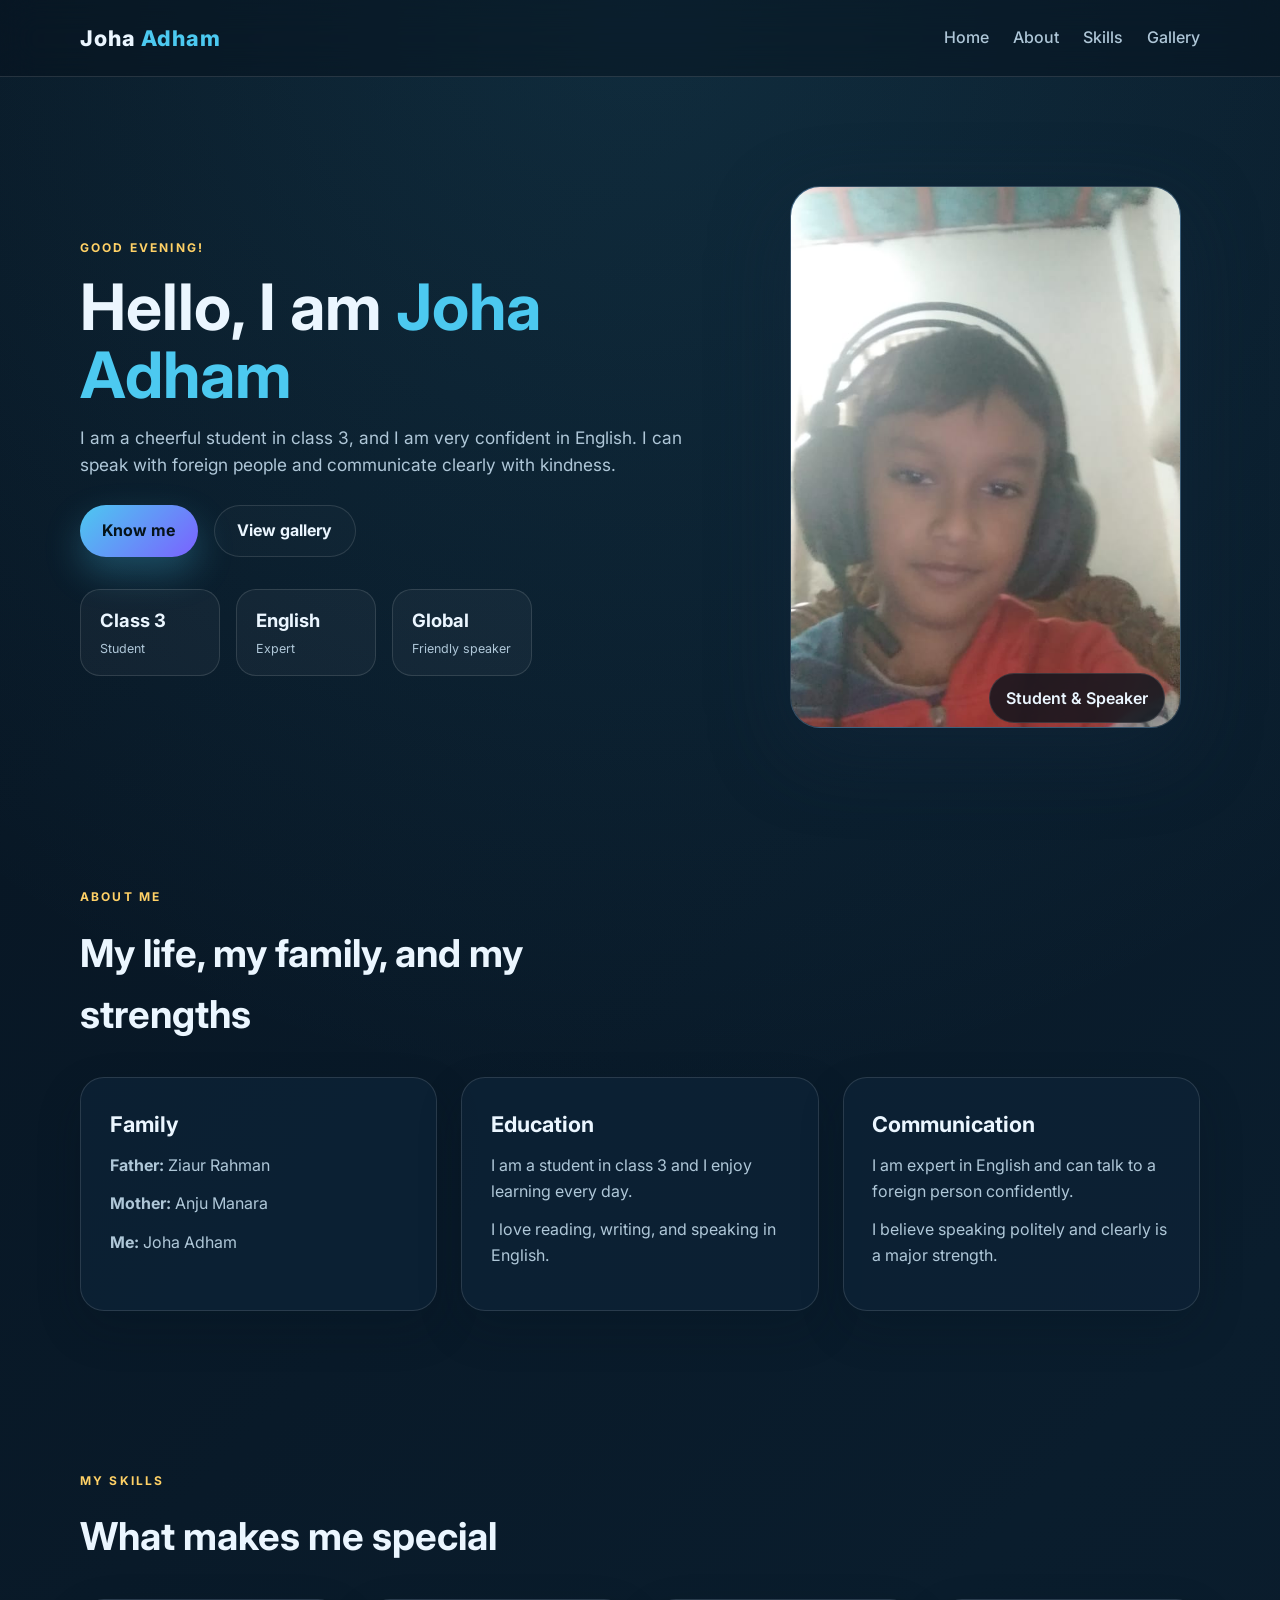
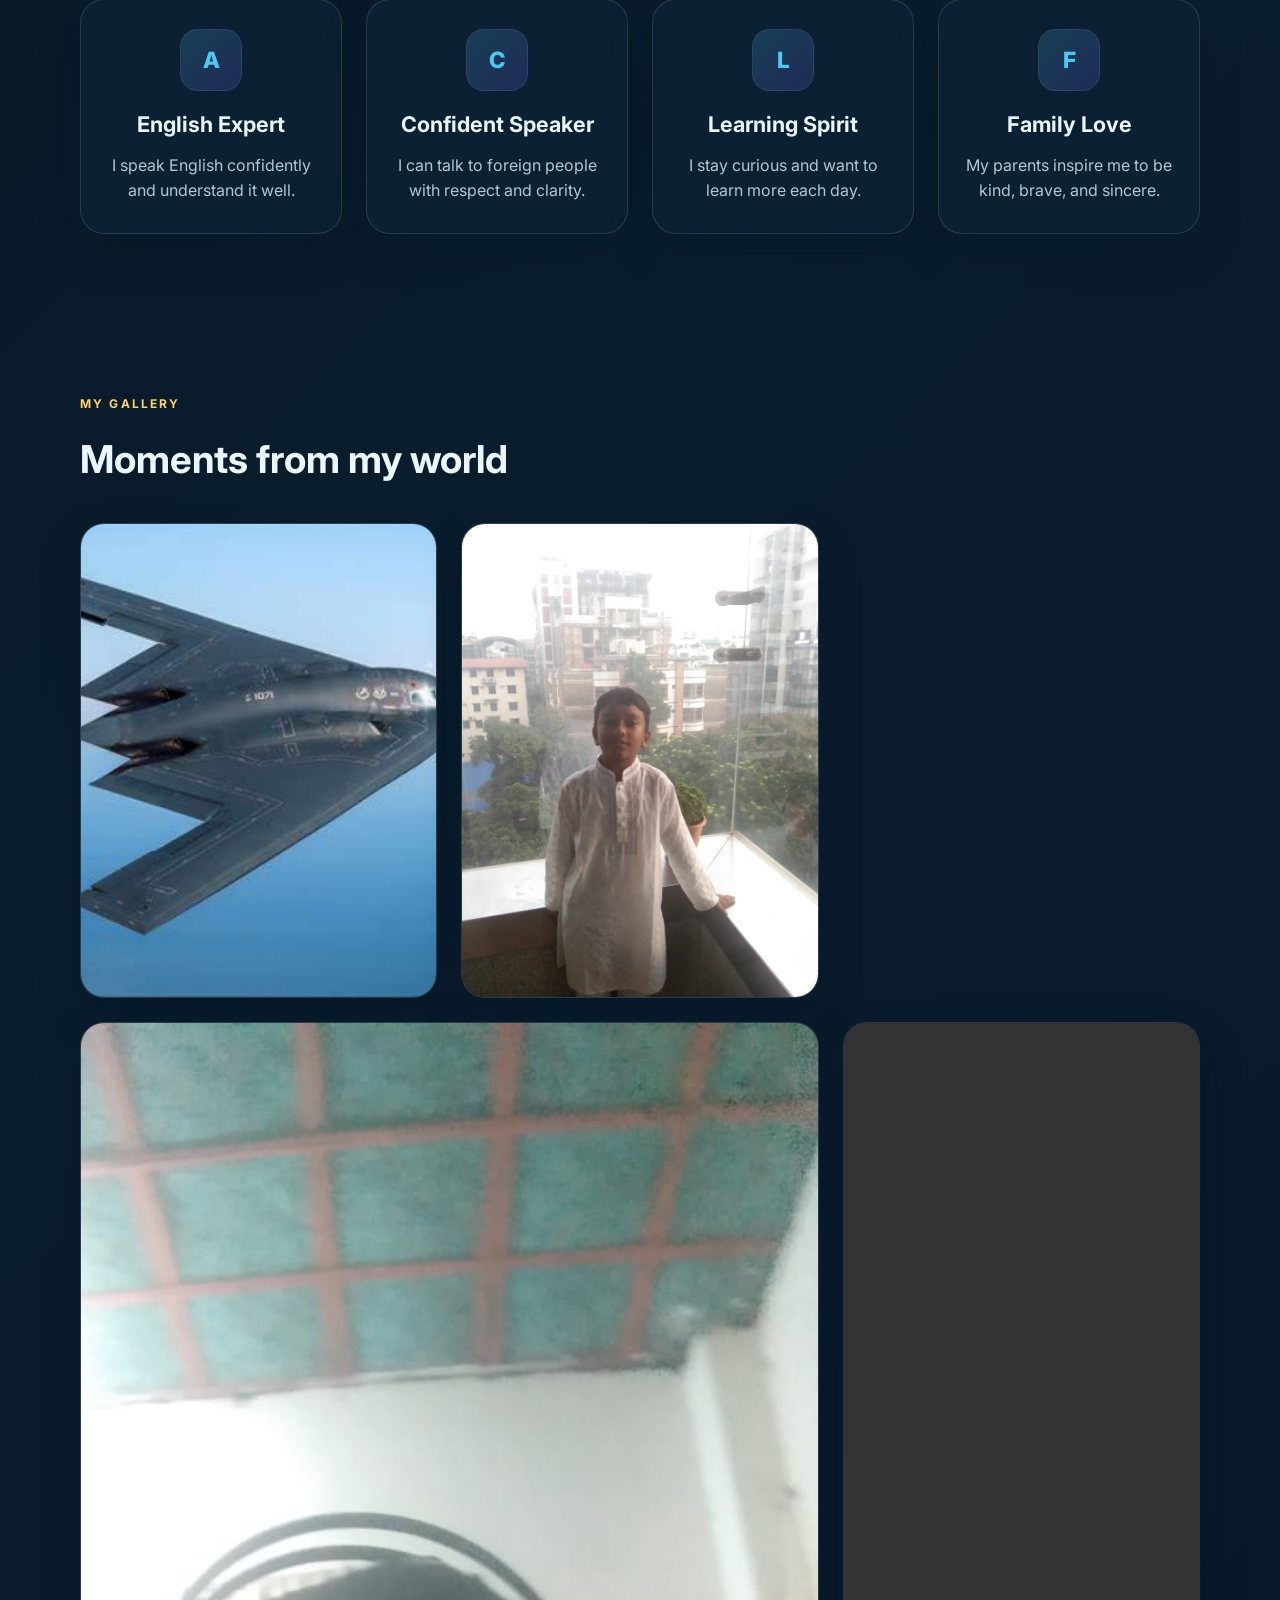
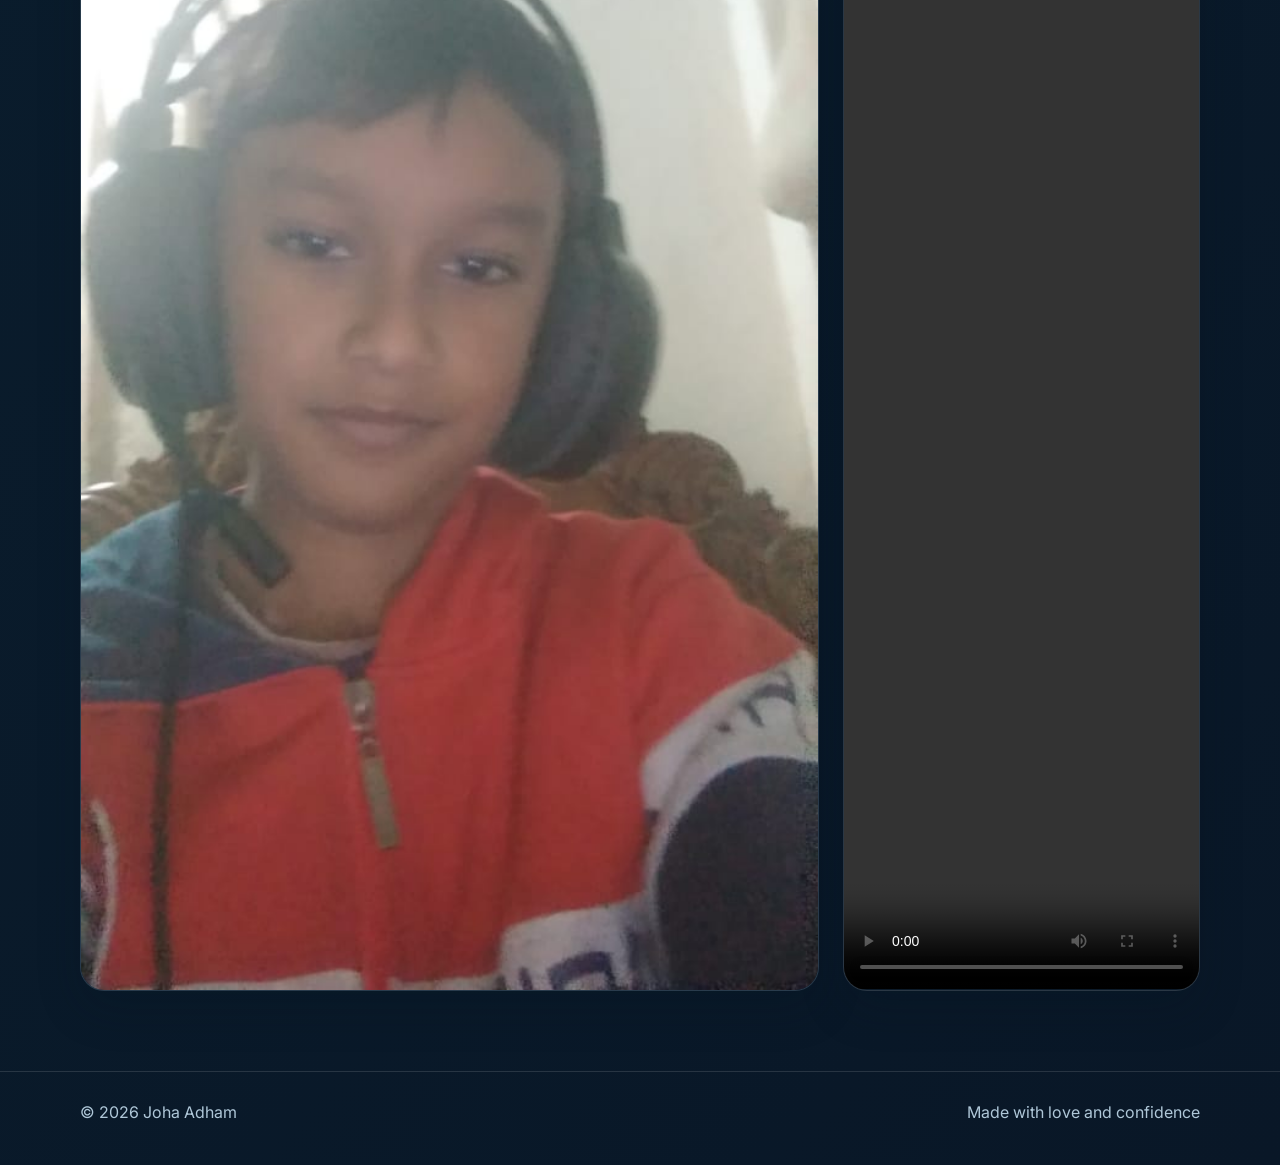
<file: Index.html>
<!DOCTYPE html>
<html lang="en">
<head>
    <meta charset="UTF-8" />
    <meta name="viewport" content="width=device-width, initial-scale=1.0" />
    <meta name="description" content="Personal website of Joha Adham" />
    <title>Joha Adham | Personal Website</title>
    <link rel="preconnect" href="https://fonts.googleapis.com" />
    <link rel="preconnect" href="https://fonts.gstatic.com" crossorigin />
    <link href="https://fonts.googleapis.com/css2?family=Inter:wght@400;500;600;700;800&display=swap" rel="stylesheet" />
    <link rel="stylesheet" href="Style/style.css" />
</head>
<body>
    <header class="site-header">
        <div class="container nav-wrap">
            <div class="brand">Joha <span>Adham</span></div>
            <button class="nav-toggle" aria-label="Open menu">
                <span></span>
                <span></span>
                <span></span>
            </button>
            <nav class="nav-links">
                <a href="#home">Home</a>
                <a href="#about">About</a>
                <a href="#skills">Skills</a>
                <a href="#gallery">Gallery</a>
            </nav>
        </div>
    </header>

    <main>
        <section class="hero" id="home">
            <div class="container hero-grid">
                <div class="hero-copy reveal">
                    <p class="eyebrow" id="greeting">Good day!</p>
                    <h1>Hello, I am <span>Joha Adham</span></h1>
                    <p class="intro">
                        I am a cheerful student in class 3, and I am very confident in English.
                        I can speak with foreign people and communicate clearly with kindness.
                    </p>
                    <div class="cta-row">
                        <a class="btn primary" href="#about">Know me</a>
                        <a class="btn secondary" href="#gallery">View gallery</a>
                    </div>
                    <ul class="mini-stats">
                        <li><strong>Class 3</strong><span>Student</span></li>
                        <li><strong>English</strong><span>Expert</span></li>
                        <li><strong>Global</strong><span>Friendly speaker</span></li>
                    </ul>
                </div>

                <div class="hero-card reveal">
                    <div class="profile-frame">
                        <img src="assets/WhatsApp Image 2026-05-13 at 9.06.17 PM.jpeg" alt="Joha Adham portrait" />
                    </div>
                    <div class="card-badge">Student & Speaker</div>
                </div>
            </div>
        </section>

        <section class="about" id="about">
            <div class="container">
                <div class="section-heading reveal">
                    <p class="eyebrow">About Me</p>
                    <h2>My life, my family, and my strengths</h2>
                </div>

                <div class="about-grid">
                    <div class="info-card reveal">
                        <h3>Family</h3>
                        <p><strong>Father:</strong> Ziaur Rahman</p>
                        <p><strong>Mother:</strong> Anju Manara</p>
                        <p><strong>Me:</strong> Joha Adham</p>
                    </div>

                    <div class="info-card reveal">
                        <h3>Education</h3>
                        <p>I am a student in class 3 and I enjoy learning every day.</p>
                        <p>I love reading, writing, and speaking in English.</p>
                    </div>

                    <div class="info-card reveal">
                        <h3>Communication</h3>
                        <p>I am expert in English and can talk to a foreign person confidently.</p>
                        <p>I believe speaking politely and clearly is a major strength.</p>
                    </div>
                </div>
            </div>
        </section>

        <section class="skills" id="skills">
            <div class="container">
                <div class="section-heading reveal">
                    <p class="eyebrow">My Skills</p>
                    <h2>What makes me special</h2>
                </div>

                <div class="skill-grid">
                    <div class="skill-card reveal">
                        <span class="icon">A</span>
                        <h3>English Expert</h3>
                        <p>I speak English confidently and understand it well.</p>
                    </div>
                    <div class="skill-card reveal">
                        <span class="icon">C</span>
                        <h3>Confident Speaker</h3>
                        <p>I can talk to foreign people with respect and clarity.</p>
                    </div>
                    <div class="skill-card reveal">
                        <span class="icon">L</span>
                        <h3>Learning Spirit</h3>
                        <p>I stay curious and want to learn more each day.</p>
                    </div>
                    <div class="skill-card reveal">
                        <span class="icon">F</span>
                        <h3>Family Love</h3>
                        <p>My parents inspire me to be kind, brave, and sincere.</p>
                    </div>
                </div>
            </div>
        </section>

        <section class="gallery" id="gallery">
            <div class="container">
                <div class="section-heading reveal">
                    <p class="eyebrow">My Gallery</p>
                    <h2>Moments from my world</h2>
                </div>

                <div class="gallery-grid">
                    <figure class="gallery-item reveal">
                        <img src="assets/B-2 Stealth Bomber.png" alt="A cool image" />
                    </figure>
                    <figure class="gallery-item reveal">
                        <img src="assets/Uttaraaaa.jpeg" alt="A profile shot" />
                    </figure>
                    <figure class="gallery-item reveal wide">
                        <img src="assets/WhatsApp Image 2026-05-13 at 9.06.17 PM.jpeg" alt="A smiling moment" />
                    </figure>
                    <figure class="gallery-item reveal video-card">
                        <video controls>
                            <source src="assets/What.mp4" type="video/mp4" />
                            Your browser does not support the video tag.
                        </video>
                    </figure>
                </div>
            </div>
        </section>
    </main>

    <footer class="site-footer">
        <div class="container footer-wrap">
            <p>© <span id="year"></span> Joha Adham</p>
            <p>Made with love and confidence</p>
        </div>
    </footer>

    <script src="assets/js/script.js"></script>
</body>
</html>
</file>
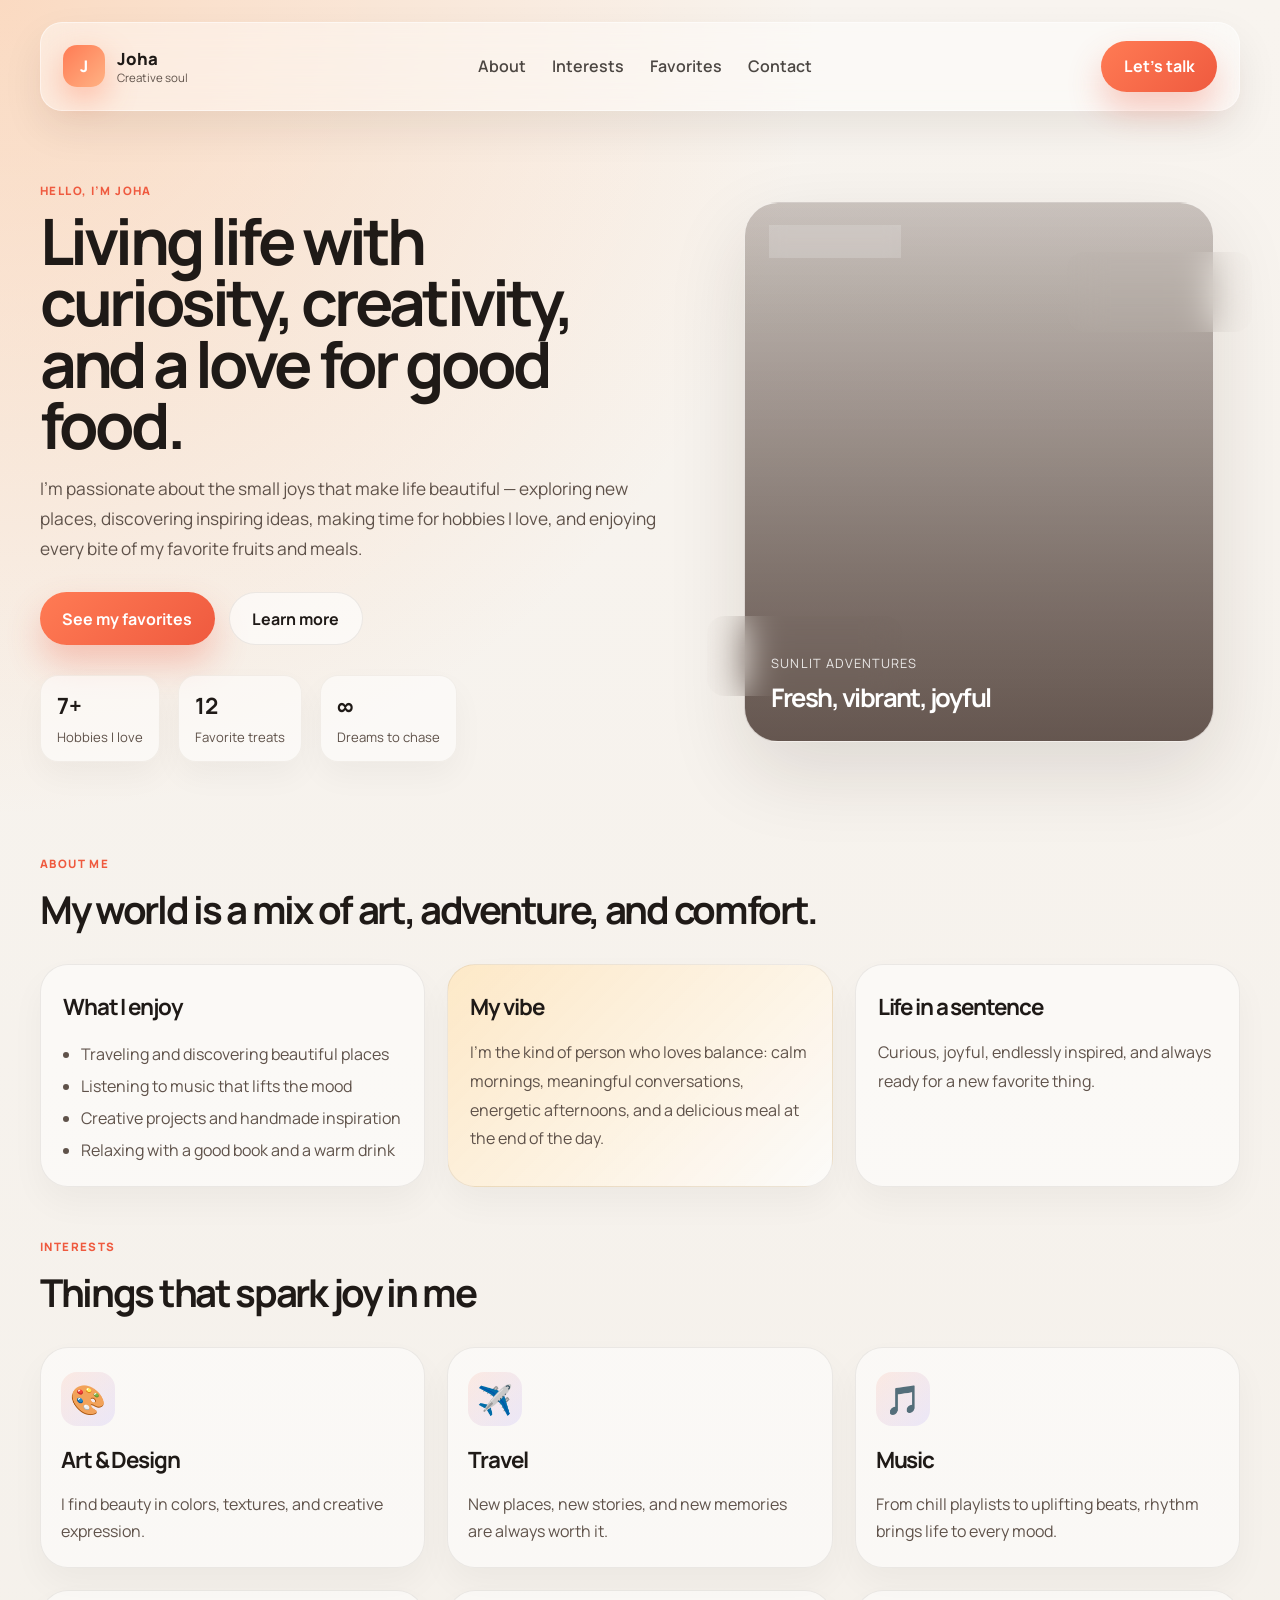
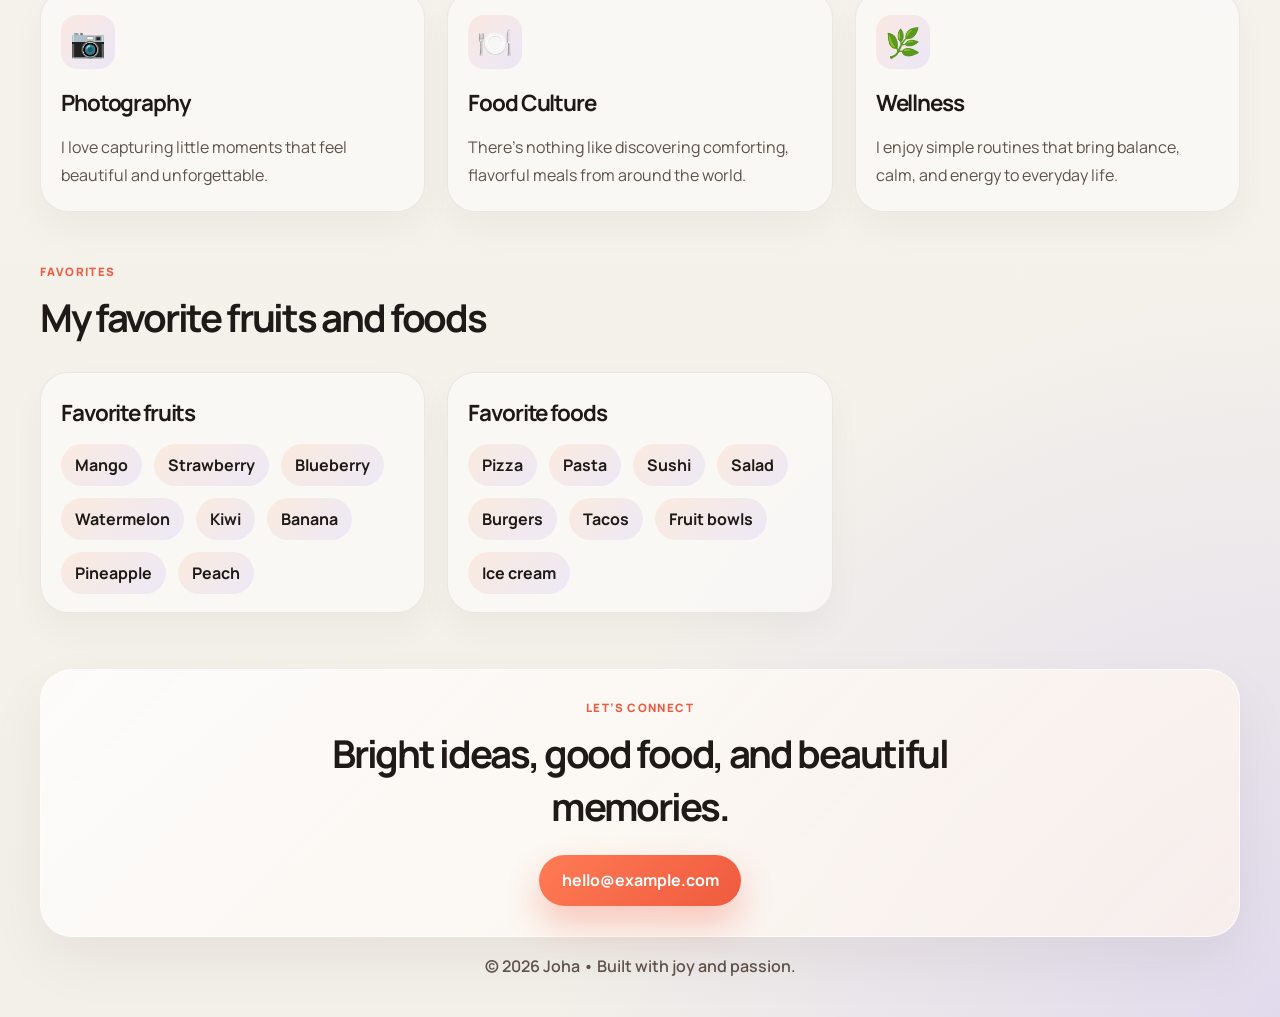
<file: Website/index.html>
<!DOCTYPE html>
<html lang="en">
  <head>
    <meta charset="UTF-8" />
    <meta name="viewport" content="width=device-width, initial-scale=1.0" />
    <meta name="description" content="A modern personal website sharing hobbies, interests, favorite fruits and favorite foods." />
    <title>My Life | Hobbies, Interests & Favorite Foods</title>
    <link rel="preconnect" href="https://fonts.googleapis.com" />
    <link rel="preconnect" href="https://fonts.gstatic.com" crossorigin />
    <link href="https://fonts.googleapis.com/css2?family=Manrope:wght@400;500;600;700;800&display=swap" rel="stylesheet" />
    <link rel="stylesheet" href="style/style.css" />
  </head>
  <body>
    <div class="page-shell">
      <header class="topbar">
        <div class="brand-wrap">
          <div class="brand-mark">J</div>
          <div>
            <p class="brand-name">Joha</p>
            <span class="brand-tag">Creative soul</span>
          </div>
        </div>

        <nav class="nav" aria-label="Main navigation">
          <a href="#about">About</a>
          <a href="#interests">Interests</a>
          <a href="#favorites">Favorites</a>
          <a href="#contact">Contact</a>
        </nav>

        <a class="button button-primary" href="#contact">Let’s talk</a>
      </header>

      <main>
        <section class="hero">
          <div class="hero-copy">
            <p class="eyebrow">Hello, I’m Joha</p>
            <h1>Living life with curiosity, creativity, and a love for good food.</h1>
            <p class="intro">
              I’m passionate about the small joys that make life beautiful — exploring new places,
              discovering inspiring ideas, making time for hobbies I love, and enjoying every bite of my favorite fruits and meals.
            </p>

            <div class="cta-row">
              <a class="button button-primary" href="#favorites">See my favorites</a>
              <a class="button button-secondary" href="#about">Learn more</a>
            </div>

            <ul class="mini-stats" aria-label="Quick profile details">
              <li><strong>7+</strong><span>Hobbies I love</span></li>
              <li><strong>12</strong><span>Favorite treats</span></li>
              <li><strong>∞</strong><span>Dreams to chase</span></li>
            </ul>
          </div>

          <div class="hero-visual" aria-label="Lifestyle collage">
            <div class="visual-card large-card">
              <div class="image-overlay"></div>
              <div class="card-badge">favorite mood</div>
              <div class="card-content">
                <p>Sunlit adventures</p>
                <strong>Fresh, vibrant, joyful</strong>
              </div>
            </div>

            <div class="floating-card small-card top-card">
              <span>📚</span>
              <div>
                <strong>Reading</strong>
                <p>Stories & ideas</p>
              </div>
            </div>

            <div class="floating-card small-card bottom-card">
              <span>🍉</span>
              <div>
                <strong>Favorite fruit</strong>
                <p>Mango</p>
              </div>
            </div>
          </div>
        </section>

        <section class="about section" id="about">
          <div class="section-heading">
            <p class="eyebrow">About me</p>
            <h2>My world is a mix of art, adventure, and comfort.</h2>
          </div>

          <div class="about-grid">
            <article class="info-panel panel-surface">
              <h3>What I enjoy</h3>
              <ul>
                <li>Traveling and discovering beautiful places</li>
                <li>Listening to music that lifts the mood</li>
                <li>Creative projects and handmade inspiration</li>
                <li>Relaxing with a good book and a warm drink</li>
              </ul>
            </article>

            <article class="info-panel panel-surface accent-panel">
              <h3>My vibe</h3>
              <p>
                I’m the kind of person who loves balance: calm mornings, meaningful conversations,
                energetic afternoons, and a delicious meal at the end of the day.
              </p>
            </article>

            <article class="info-panel panel-surface">
              <h3>Life in a sentence</h3>
              <p>
                Curious, joyful, endlessly inspired, and always ready for a new favorite thing.
              </p>
            </article>
          </div>
        </section>

        <section class="interests section" id="interests">
          <div class="section-heading">
            <p class="eyebrow">Interests</p>
            <h2>Things that spark joy in me</h2>
          </div>

          <div class="interest-grid">
            <article class="interest-card panel-surface">
              <div class="icon">🎨</div>
              <h3>Art & Design</h3>
              <p>I find beauty in colors, textures, and creative expression.</p>
            </article>

            <article class="interest-card panel-surface">
              <div class="icon">✈️</div>
              <h3>Travel</h3>
              <p>New places, new stories, and new memories are always worth it.</p>
            </article>

            <article class="interest-card panel-surface">
              <div class="icon">🎵</div>
              <h3>Music</h3>
              <p>From chill playlists to uplifting beats, rhythm brings life to every mood.</p>
            </article>

            <article class="interest-card panel-surface">
              <div class="icon">📷</div>
              <h3>Photography</h3>
              <p>I love capturing little moments that feel beautiful and unforgettable.</p>
            </article>

            <article class="interest-card panel-surface">
              <div class="icon">🍽️</div>
              <h3>Food Culture</h3>
              <p>There’s nothing like discovering comforting, flavorful meals from around the world.</p>
            </article>

            <article class="interest-card panel-surface">
              <div class="icon">🌿</div>
              <h3>Wellness</h3>
              <p>I enjoy simple routines that bring balance, calm, and energy to everyday life.</p>
            </article>
          </div>
        </section>

        <section class="favorites section" id="favorites">
          <div class="section-heading">
            <p class="eyebrow">Favorites</p>
            <h2>My favorite fruits and foods</h2>
          </div>

          <div class="favorites-grid">
            <article class="favorite-panel panel-surface">
              <h3>Favorite fruits</h3>
              <div class="tag-stack">
                <span>Mango</span>
                <span>Strawberry</span>
                <span>Blueberry</span>
                <span>Watermelon</span>
                <span>Kiwi</span>
                <span>Banana</span>
                <span>Pineapple</span>
                <span>Peach</span>
              </div>
            </article>

            <article class="favorite-panel panel-surface">
              <h3>Favorite foods</h3>
              <div class="tag-stack">
                <span>Pizza</span>
                <span>Pasta</span>
                <span>Sushi</span>
                <span>Salad</span>
                <span>Burgers</span>
                <span>Tacos</span>
                <span>Fruit bowls</span>
                <span>Ice cream</span>
              </div>
            </article>
          </div>
        </section>
      </main>

      <footer class="footer" id="contact">
        <div class="footer-card">
          <p class="eyebrow">Let’s connect</p>
          <h2>Bright ideas, good food, and beautiful memories.</h2>
          <a class="button button-primary" href="mailto:hello@example.com">hello@example.com</a>
        </div>

        <p class="copyright">© 2026 Joha • Built with joy and passion.</p>
      </footer>
    </div>
  </body>
</html>
</file>
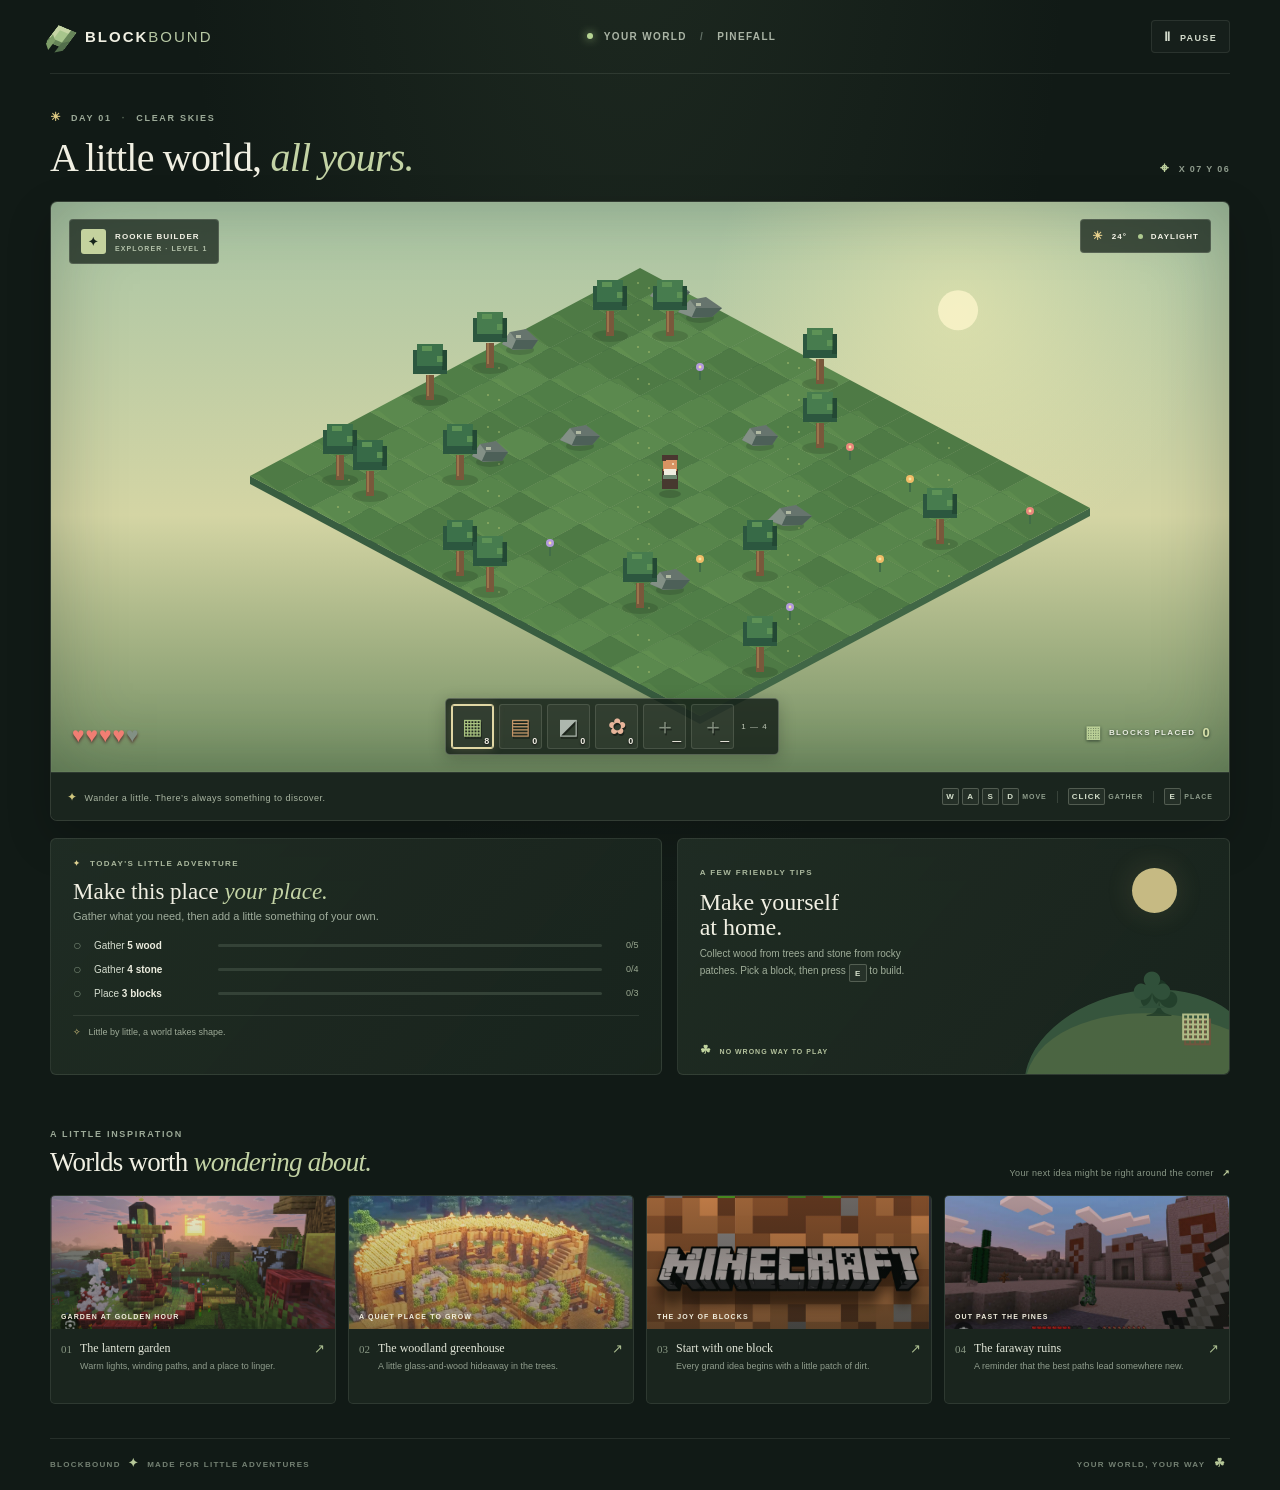
<file: Game using VS Code AI/Assets/index/Index.html>
<!doctype html>
<html lang="en">
<head>
  <meta charset="utf-8">
  <meta name="viewport" content="width=device-width, initial-scale=1">
  <meta name="theme-color" content="#14211b">
  <title>Blockbound — Build your own wild world</title>
  <link rel="stylesheet" href="../Style.css">
</head>
<body>
  <main class="page-shell">
    <header class="topbar">
      <a class="brand" href="#" aria-label="Blockbound home">
        <span class="brand-cube" aria-hidden="true"><i></i><b></b></span>
        <span>BLOCK<span class="brand-light">BOUND</span></span>
      </a>
      <div class="topbar-world"><span class="live-dot"></span> YOUR WORLD <span class="topbar-divider">/</span> PINEFALL</div>
      <button class="sound-button" id="pauseButton" type="button" aria-label="Pause game">
        <span aria-hidden="true">Ⅱ</span> <span class="pause-label">PAUSE</span>
      </button>
    </header>

    <section class="world-heading">
      <div>
        <p class="eyebrow"><span class="sun-icon">☀</span> DAY 01 <span class="heading-dot">·</span> CLEAR SKIES</p>
        <h1>A little world, <em>all yours.</em></h1>
      </div>
      <div class="world-coordinates"><span class="coordinate-icon" aria-hidden="true">⌖</span> <span id="coordinates">X 07 &nbsp; Y 06</span></div>
    </section>

    <section class="game-frame" aria-label="Playable block-building world">
      <div class="game-canvas-wrap">
        <canvas id="world" aria-label="Isometric block world. Use WASD or arrow keys to move. Click nearby trees and rocks to gather materials." tabindex="0"></canvas>
        <div class="canvas-vignette" aria-hidden="true"></div>
        <div class="hud-top">
          <div class="player-status"><span class="avatar-dot">✦</span><span><b>ROOKIE BUILDER</b><small>EXPLORER · LEVEL 1</small></span></div>
          <div class="weather-pill"><span>☀</span> 24° <i></i> DAYLIGHT</div>
        </div>
        <div class="toast" id="toast" role="status" aria-live="polite"></div>
        <div class="hud-bottom">
          <div class="health" aria-label="Health: 5 hearts"><span>♥</span><span>♥</span><span>♥</span><span>♥</span><span class="empty-heart">♥</span></div>
          <div class="hotbar" role="toolbar" aria-label="Block inventory">
            <button class="slot selected" data-item="grass" aria-label="Select grass block"><span class="slot-icon">▦</span><small>8</small></button>
            <button class="slot" data-item="wood" aria-label="Select wood block"><span class="slot-icon">▤</span><small id="woodCount">0</small></button>
            <button class="slot" data-item="stone" aria-label="Select stone block"><span class="slot-icon">◩</span><small id="stoneCount">0</small></button>
            <button class="slot" data-item="flower" aria-label="Select flower"><span class="slot-icon">✿</span><small id="flowerCount">0</small></button>
            <button class="slot slot-empty" data-item="empty" aria-label="Empty inventory slot"><span class="slot-icon">＋</span><small>—</small></button>
            <button class="slot slot-empty" data-item="empty" aria-label="Empty inventory slot"><span class="slot-icon">＋</span><small>—</small></button>
            <span class="slot-hint">1 — 4</span>
          </div>
          <div class="build-count"><span class="build-cube">▦</span> BLOCKS PLACED <b id="placedCount">0</b></div>
        </div>
        <div class="pause-overlay" id="pauseOverlay" hidden>
          <div class="pause-card"><span class="pause-mark">Ⅱ</span><h2>Taking a breather?</h2><p>Your little world will be right here.</p><button id="resumeButton" type="button">BACK TO BUILDING <span>→</span></button></div>
        </div>
      </div>
      <div class="game-footer">
        <div class="game-tip"><span class="tip-sparkle">✦</span><span id="gameTip">Wander a little. There’s always something to discover.</span></div>
        <div class="controls"><span><kbd>W</kbd><kbd>A</kbd><kbd>S</kbd><kbd>D</kbd> MOVE</span><i></i><span><kbd>CLICK</kbd> GATHER</span><i></i><span><kbd>E</kbd> PLACE</span></div>
      </div>
    </section>

    <section class="adventure-row">
      <div class="mission-card">
        <div class="section-label"><span class="mission-icon">✦</span> TODAY'S LITTLE ADVENTURE</div>
        <h2>Make this place <em>your place.</em></h2>
        <p>Gather what you need, then add a little something of your own.</p>
        <div class="quest-list">
          <div class="quest"><span class="quest-check" id="woodCheck">○</span><span>Gather <b>5 wood</b></span><div class="quest-track"><i id="woodProgress"></i></div><small id="woodProgressText">0/5</small></div>
          <div class="quest"><span class="quest-check" id="stoneCheck">○</span><span>Gather <b>4 stone</b></span><div class="quest-track"><i id="stoneProgress"></i></div><small id="stoneProgressText">0/4</small></div>
          <div class="quest"><span class="quest-check" id="buildCheck">○</span><span>Place <b>3 blocks</b></span><div class="quest-track"><i id="buildProgress"></i></div><small id="buildProgressText">0/3</small></div>
        </div>
        <div class="mission-reward"><span>✧</span> <b>Little by little, a world takes shape.</b></div>
      </div>
      <aside class="guide-card">
        <div class="guide-copy"><span class="section-label">A FEW FRIENDLY TIPS</span><h3>Make yourself<br>at home.</h3><p>Collect wood from trees and stone from rocky patches. Pick a block, then press <kbd>E</kbd> to build.</p><div class="guide-tag"><span>☘</span> NO WRONG WAY TO PLAY</div></div>
        <div class="guide-art" aria-hidden="true"><span class="guide-sun"></span><span class="guide-hill hill-back"></span><span class="guide-hill hill-front"></span><span class="guide-tree">♣</span><span class="guide-cube">▦</span></div>
      </aside>
    </section>

    <section class="field-notes">
      <div class="field-heading"><div><p class="eyebrow">A LITTLE INSPIRATION</p><h2>Worlds worth <em>wondering about.</em></h2></div><span class="field-caption">Your next idea might be right around the corner <b>↗</b></span></div>
      <div class="inspiration-grid">
        <article class="inspiration-card">
          <div class="inspiration-image"><img src="../Screenshot 2026-11-03 095840.png" alt="Golden-hour block village with a glowing garden tower"><span class="image-tag">GARDEN AT GOLDEN HOUR</span></div>
          <div class="inspiration-info"><span class="inspiration-number">01</span><div><h3>The lantern garden</h3><p>Warm lights, winding paths, and a place to linger.</p></div><span class="inspiration-arrow">↗</span></div>
        </article>
        <article class="inspiration-card">
          <div class="inspiration-image"><img src="../Screenshot 2026-11-03 095910.png" alt="A cozy circular wooden greenhouse surrounded by a forest"><span class="image-tag">A QUIET PLACE TO GROW</span></div>
          <div class="inspiration-info"><span class="inspiration-number">02</span><div><h3>The woodland greenhouse</h3><p>A little glass-and-wood hideaway in the trees.</p></div><span class="inspiration-arrow">↗</span></div>
        </article>
        <article class="inspiration-card">
          <div class="inspiration-image logo-image"><img src="../Screenshot 2026-11-03 095858.png" alt="Pixelated block-building game logo on a grassy dirt texture"><span class="image-tag">THE JOY OF BLOCKS</span></div>
          <div class="inspiration-info"><span class="inspiration-number">03</span><div><h3>Start with one block</h3><p>Every grand idea begins with a little patch of dirt.</p></div><span class="inspiration-arrow">↗</span></div>
        </article>
        <article class="inspiration-card">
          <div class="inspiration-image"><img src="../Screenshot 2026-11-03 095940.png" alt="A stone desert temple under a peach-colored evening sky"><span class="image-tag">OUT PAST THE PINES</span></div>
          <div class="inspiration-info"><span class="inspiration-number">04</span><div><h3>The faraway ruins</h3><p>A reminder that the best paths lead somewhere new.</p></div><span class="inspiration-arrow">↗</span></div>
        </article>
      </div>
    </section>
    <footer class="page-footer"><span>BLOCKBOUND <i>✦</i> MADE FOR LITTLE ADVENTURES</span><span>YOUR WORLD, YOUR WAY <b>☘</b></span></footer>
  </main>

  <script>
    (() => {
      const canvas = document.querySelector("#world");
      const ctx = canvas.getContext("2d");
      const toast = document.querySelector("#toast");
      const coordinates = document.querySelector("#coordinates");
      const counts = { grass: 8, wood: 0, stone: 0, flower: 0 };
      const cols = 15;
      const rows = 13;
      const player = { x: 7, y: 6, facing: { x: 1, y: 0 } };
      const items = ["grass", "wood", "stone", "flower"];
      let selected = "grass";
      let placed = 0;
      let toastTimer;
      let scale = 1;
      let tileWidth = 60;
      let tileHeight = 32;
      let originY = 0;
      let features = new Map();
      let placedBlocks = new Map();
      let terrain = [];

      function randomGenerator(seed) {
        let value = seed;
        return () => {
          value = (value * 1664525 + 1013904223) % 4294967296;
          return value / 4294967296;
        };
      }

      function key(x, y) { return `${x},${y}`; }

      function newWorld() {
        const random = randomGenerator(481516);
        terrain = Array.from({ length: rows }, (_, y) => Array.from({ length: cols }, (_, x) => {
          const shade = Math.floor(random() * 4);
          return shade;
        }));
        features.clear();
        for (let y = 0; y < rows; y++) {
          for (let x = 0; x < cols; x++) {
            if (Math.abs(x - player.x) + Math.abs(y - player.y) < 3) continue;
            const chance = random();
            if (chance > 0.91) features.set(key(x, y), { type: "tree", variant: Math.floor(random() * 3) });
            else if (chance > 0.86) features.set(key(x, y), { type: "stone", variant: Math.floor(random() * 3) });
            else if (chance > 0.81) features.set(key(x, y), { type: "flower", variant: Math.floor(random() * 4) });
          }
        }
      }

      function project(x, y) {
        return {
          x: canvas.clientWidth / 2 + (x - y) * tileWidth / 2,
          y: originY + (x + y) * tileHeight / 2
        };
      }

      function polygon(points, color) {
        ctx.fillStyle = color;
        ctx.beginPath();
        ctx.moveTo(points[0][0], points[0][1]);
        for (let i = 1; i < points.length; i++) ctx.lineTo(points[i][0], points[i][1]);
        ctx.closePath();
        ctx.fill();
      }

      function drawTile(x, y, shade) {
        const p = project(x, y);
        const hw = tileWidth / 2;
        const hh = tileHeight / 2;
        const depth = 8 * scale;
        const top = [p.x, p.y - hh];
        const right = [p.x + hw, p.y];
        const bottom = [p.x, p.y + hh];
        const left = [p.x - hw, p.y];
        const greens = ["#507e47", "#57854b", "#5b894e", "#4e7a45"];
        polygon([right, bottom, [bottom[0], bottom[1] + depth], [right[0], right[1] + depth]], "#416746");
        polygon([left, bottom, [bottom[0], bottom[1] + depth], [left[0], left[1] + depth]], "#385d40");
        polygon([top, right, bottom, left], greens[shade]);
        polygon([[p.x - hw * .7, p.y - hh * .1], [p.x, p.y + hh], left], "rgba(140,184,99,.13)");
        if ((x * 3 + y * 7) % 5 === 0) {
          ctx.fillStyle = "rgba(190,205,121,.38)";
          ctx.fillRect(p.x - 3 * scale, p.y - 2 * scale, 2 * scale, 2 * scale);
          ctx.fillRect(p.x + 8 * scale, p.y + 3 * scale, 2 * scale, 2 * scale);
        }
      }

      function drawTree(p, variant) {
        const s = scale;
        const trunkHeight = 21 * s;
        ctx.fillStyle = "rgba(25,41,28,.2)";
        ctx.beginPath();
        ctx.ellipse(p.x, p.y + 4 * s, 18 * s, 6 * s, 0, 0, Math.PI * 2);
        ctx.fill();
        ctx.fillStyle = "#79583b";
        ctx.fillRect(p.x - 4 * s, p.y - trunkHeight, 8 * s, trunkHeight + 4 * s);
        ctx.fillStyle = "#9c754c";
        ctx.fillRect(p.x - 3 * s, p.y - trunkHeight, 2 * s, trunkHeight);
        const leaf = ["#3c714a", "#477c4e", "#376a47"][variant];
        ctx.fillStyle = "#2c573f";
        ctx.fillRect(p.x - 17 * s, p.y - 46 * s, 34 * s, 24 * s);
        ctx.fillStyle = leaf;
        ctx.fillRect(p.x - 13 * s, p.y - 52 * s, 26 * s, 22 * s);
        ctx.fillStyle = "#5d9256";
        ctx.fillRect(p.x - 8 * s, p.y - 50 * s, 10 * s, 5 * s);
        ctx.fillRect(p.x + 7 * s, p.y - 40 * s, 6 * s, 6 * s);
        ctx.fillStyle = "rgba(23,51,36,.4)";
        ctx.fillRect(p.x + 12 * s, p.y - 46 * s, 5 * s, 20 * s);
      }

      function drawStone(p, variant) {
        const s = scale;
        const w = (18 + variant * 2) * s;
        ctx.fillStyle = "rgba(25,41,28,.2)";
        ctx.beginPath();
        ctx.ellipse(p.x, p.y + 2 * s, 14 * s, 5 * s, 0, 0, Math.PI * 2);
        ctx.fill();
        polygon([[p.x - w, p.y - 4 * s], [p.x - 10 * s, p.y - 16 * s], [p.x + 6 * s, p.y - 19 * s], [p.x + w, p.y - 8 * s], [p.x + 12 * s, p.y + 1 * s], [p.x - 7 * s, p.y + 2 * s]], "#66746d");
        polygon([[p.x - w, p.y - 4 * s], [p.x - 10 * s, p.y - 16 * s], [p.x - 4 * s, p.y - 8 * s], [p.x - 8 * s, p.y + 1 * s]], "#839086");
        polygon([[p.x - 8 * s, p.y + 1 * s], [p.x - 4 * s, p.y - 8 * s], [p.x + w, p.y - 8 * s], [p.x + 12 * s, p.y + 1 * s]], "#4d6058");
        ctx.fillStyle = "#b0b9a2";
        ctx.fillRect(p.x - 4 * s, p.y - 13 * s, 5 * s, 3 * s);
      }

      function drawFlower(p, variant) {
        const s = scale;
        const colors = ["#f1bc68", "#e9877c", "#e7d77c", "#b39adc"];
        ctx.strokeStyle = "#426d47";
        ctx.lineWidth = 2 * s;
        ctx.beginPath();
        ctx.moveTo(p.x, p.y);
        ctx.lineTo(p.x, p.y - 12 * s);
        ctx.stroke();
        ctx.fillStyle = colors[variant];
        ctx.beginPath();
        ctx.arc(p.x, p.y - 13 * s, 4 * s, 0, Math.PI * 2);
        ctx.fill();
        ctx.fillStyle = "#f4e7a0";
        ctx.beginPath();
        ctx.arc(p.x, p.y - 13 * s, 1.4 * s, 0, Math.PI * 2);
        ctx.fill();
      }

      function drawPlaced(p, type) {
        const s = scale;
        const colors = { grass: ["#82a960", "#5e8248", "#4a6d3e"], wood: ["#c49765", "#9a704a", "#775539"], stone: ["#a0a9a0", "#7d8981", "#606e67"], flower: ["#d9b866", "#b38e49", "#8c693e"] };
        const h = 16 * s, w = 12 * s;
        polygon([[p.x, p.y - h], [p.x + w, p.y - h / 2], [p.x, p.y], [p.x - w, p.y - h / 2]], colors[type][0]);
        polygon([[p.x - w, p.y - h / 2], [p.x, p.y], [p.x, p.y + h / 2], [p.x - w, p.y]], colors[type][1]);
        polygon([[p.x, p.y], [p.x + w, p.y - h / 2], [p.x + w, p.y], [p.x, p.y + h / 2]], colors[type][2]);
      }

      function drawPlayer(p) {
        const s = scale;
        ctx.fillStyle = "rgba(25,41,28,.23)";
        ctx.beginPath();
        ctx.ellipse(p.x, p.y + 2 * s, 11 * s, 4 * s, 0, 0, Math.PI * 2);
        ctx.fill();
        ctx.fillStyle = "#47392f";
        ctx.fillRect(p.x - 8 * s, p.y - 23 * s, 16 * s, 20 * s);
        ctx.fillStyle = "#d89362";
        ctx.fillRect(p.x - 7 * s, p.y - 34 * s, 14 * s, 13 * s);
        ctx.fillStyle = "#4a3730";
        ctx.fillRect(p.x - 8 * s, p.y - 37 * s, 16 * s, 5 * s);
        ctx.fillRect(p.x - 8 * s, p.y - 34 * s, 4 * s, 3 * s);
        ctx.fillStyle = "#f0d7b4";
        ctx.fillRect(p.x + 2 * s, p.y - 29 * s, 2 * s, 2 * s);
        ctx.fillStyle = "#f0eee0";
        ctx.fillRect(p.x - 6 * s, p.y - 23 * s, 12 * s, 6 * s);
        ctx.fillStyle = "#6c8770";
        ctx.fillRect(p.x - 7 * s, p.y - 17 * s, 14 * s, 4 * s);
      }

      function resize() {
        const rect = canvas.getBoundingClientRect();
        if (!rect.width || !rect.height) return;
        const ratio = window.devicePixelRatio || 1;
        canvas.width = Math.round(rect.width * ratio);
        canvas.height = Math.round(rect.height * ratio);
        ctx.setTransform(ratio, 0, 0, ratio, 0, 0);
        const mapWidth = (cols + rows) * 30;
        const mapHeight = (cols + rows) * 16;
        scale = Math.min(1, (rect.width - 30) / mapWidth, (rect.height - 44) / mapHeight);
        tileWidth = 60 * scale;
        tileHeight = 32 * scale;
        originY = (rect.height - (cols + rows - 2) * tileHeight / 2) / 2 + 5 * scale;
        render();
      }

      function render() {
        const width = canvas.clientWidth;
        const height = canvas.clientHeight;
        if (!width || !height) return;
        const sky = ctx.createLinearGradient(0, 0, 0, height);
        sky.addColorStop(0, "#a9c5a5");
        sky.addColorStop(.55, "#d4d5a4");
        sky.addColorStop(1, "#718d62");
        ctx.fillStyle = sky;
        ctx.fillRect(0, 0, width, height);
        const glow = ctx.createRadialGradient(width * .77, height * .19, 3, width * .77, height * .19, height * .44);
        glow.addColorStop(0, "rgba(255,244,180,.46)");
        glow.addColorStop(1, "rgba(255,244,180,0)");
        ctx.fillStyle = glow;
        ctx.fillRect(0, 0, width, height);
        ctx.fillStyle = "rgba(255,247,205,.74)";
        ctx.beginPath();
        ctx.arc(width * .77, height * .19, 20 * scale, 0, Math.PI * 2);
        ctx.fill();
        for (let sum = 0; sum < cols + rows - 1; sum++) {
          for (let x = Math.max(0, sum - rows + 1); x <= Math.min(cols - 1, sum); x++) {
            const y = sum - x;
            const p = project(x, y);
            drawTile(x, y, terrain[y][x]);
            const placedType = placedBlocks.get(key(x, y));
            if (placedType) drawPlaced(p, placedType);
            const feature = features.get(key(x, y));
            if (feature?.type === "tree") drawTree(p, feature.variant);
            else if (feature?.type === "stone") drawStone(p, feature.variant);
            else if (feature?.type === "flower") drawFlower(p, feature.variant);
            if (player.x === x && player.y === y) drawPlayer(p);
          }
        }
        coordinates.textContent = `X ${String(player.x).padStart(2, "0")}   Y ${String(player.y).padStart(2, "0")}`;
      }

      function announce(message) {
        toast.textContent = message;
        toast.classList.add("visible");
        clearTimeout(toastTimer);
        toastTimer = setTimeout(() => toast.classList.remove("visible"), 2000);
      }

      function updateQuest() {
        const objectives = [
          ["wood", 5, "woodProgress", "woodProgressText", "woodCheck"],
          ["stone", 4, "stoneProgress", "stoneProgressText", "stoneCheck"],
          [null, 3, "buildProgress", "buildProgressText", "buildCheck"]
        ];
        for (const [type, target, bar, label, check] of objectives) {
          const amount = type ? counts[type] : placed;
          document.getElementById(bar).style.width = `${Math.min(amount / target * 100, 100)}%`;
          document.getElementById(label).textContent = `${Math.min(amount, target)}/${target}`;
          document.getElementById(check).textContent = amount >= target ? "✓" : "○";
          document.getElementById(check).classList.toggle("complete", amount >= target);
        }
        for (const type of items) {
          const slotCount = document.querySelector(`[data-item="${type}"] small`);
          if (slotCount) slotCount.textContent = counts[type];
        }
        document.getElementById("placedCount").textContent = placed;
        if (counts.wood >= 5 && counts.stone >= 4 && placed >= 3) {
          document.getElementById("gameTip").textContent = "Adventure complete! Keep making this little world your own.";
        }
      }

      function walk(dx, dy) {
        const x = player.x + dx;
        const y = player.y + dy;
        if (x < 0 || y < 0 || x >= cols || y >= rows) return;
        player.x = x;
        player.y = y;
        player.facing = { x: dx, y: dy };
        render();
      }

      function harvest(x, y) {
        const feature = features.get(key(x, y));
        if (!feature) return false;
        if (feature.type === "tree") {
          counts.wood += 1;
          announce("Gathered a wood block. Nice find!");
        } else if (feature.type === "stone") {
          counts.stone += 1;
          announce("A little stone for your next build.");
        } else {
          counts.flower += 1;
          announce("A tiny bit of color for your world.");
        }
        features.delete(key(x, y));
        updateQuest();
        render();
        return true;
      }

      function placeBlock() {
        const x = player.x + player.facing.x;
        const y = player.y + player.facing.y;
        if (x < 0 || y < 0 || x >= cols || y >= rows) return;
        if (placedBlocks.has(key(x, y)) || features.has(key(x, y))) {
          announce("That spot is already taken. Try another block.");
          return;
        }
        if (counts[selected] < 1) {
          announce(`Gather a ${selected} block before placing one.`);
          return;
        }
        counts[selected]--;
        placedBlocks.set(key(x, y), selected);
        placed++;
        updateQuest();
        render();
        announce("There it is. One more piece of your world.");
      }

      function selectItem(type) {
        if (!items.includes(type)) return;
        selected = type;
        document.querySelectorAll(".slot").forEach(slot => slot.classList.toggle("selected", slot.dataset.item === type));
      }

      document.querySelectorAll(".slot").forEach(slot => {
        slot.addEventListener("click", () => selectItem(slot.dataset.item));
      });

      canvas.addEventListener("click", event => {
        const rect = canvas.getBoundingClientRect();
        const localX = event.clientX - rect.left;
        const localY = event.clientY - rect.top;
        const projectedY = localY - originY;
        const projectedX = localX - canvas.clientWidth / 2;
        const tileX = Math.round((projectedX / (tileWidth / 2) + projectedY / (tileHeight / 2)) / 2);
        const tileY = Math.round((projectedY / (tileHeight / 2) - projectedX / (tileWidth / 2)) / 2);
        if (tileX < 0 || tileY < 0 || tileX >= cols || tileY >= rows) return;
        const distance = Math.abs(tileX - player.x) + Math.abs(tileY - player.y);
        if (distance <= 1) harvest(tileX, tileY);
        else {
          const dx = Math.sign(tileX - player.x);
          const dy = Math.sign(tileY - player.y);
          walk(Math.abs(tileX - player.x) > Math.abs(tileY - player.y) ? dx : 0, Math.abs(tileX - player.x) > Math.abs(tileY - player.y) ? 0 : dy);
          announce("A step closer. Click a nearby tree or rock to gather.");
        }
      });

      document.addEventListener("keydown", event => {
        if (event.key === "Escape") {
          togglePause();
          return;
        }
        if (event.target instanceof Element && event.target.closest("input, textarea, select, [contenteditable='true']")) return;
        if (!document.getElementById("pauseOverlay").hidden) return;
        const keyName = event.key.toLowerCase();
        const movement = { w: [0, -1], arrowup: [0, -1], s: [0, 1], arrowdown: [0, 1], a: [-1, 0], arrowleft: [-1, 0], d: [1, 0], arrowright: [1, 0] };
        if (movement[keyName]) {
          event.preventDefault();
          walk(...movement[keyName]);
        } else if (/^[1-4]$/.test(keyName)) {
          selectItem(items[Number(keyName) - 1]);
        } else if (keyName === "e") {
          event.preventDefault();
          placeBlock();
        } else if (keyName === "f" || keyName === " ") {
          event.preventDefault();
          const x = player.x + player.facing.x;
          const y = player.y + player.facing.y;
          if (!harvest(x, y)) announce("Nothing to gather there. Wander near a tree or a rocky patch.");
        } else if (event.key === "Escape") {
          togglePause();
        }
      });

      canvas.addEventListener("contextmenu", event => {
        event.preventDefault();
        placeBlock();
      });

      function togglePause(force) {
        const overlay = document.getElementById("pauseOverlay");
        const paused = force ?? overlay.hidden;
        overlay.hidden = !paused;
        document.getElementById("pauseButton").setAttribute("aria-label", paused ? "Resume game" : "Pause game");
      }
      document.getElementById("pauseButton").addEventListener("click", () => togglePause());
      document.getElementById("resumeButton").addEventListener("click", () => togglePause(false));
      window.addEventListener("resize", resize);
      newWorld();
      updateQuest();
      resize();
    })();
  </script>
</body>
</html>
</file>
<file: Style/style.css>
:root {
    --bg: #071421;
    --bg-soft: #0d2236;
    --panel: rgba(17, 36, 52, 0.85);
    --panel-strong: #122c46;
    --primary: #4cc9f0;
    --secondary: #7b61ff;
    --accent: #ffd166;
    --text: #ebf6ff;
    --muted: #afc7d8;
    --line: rgba(255, 255, 255, 0.12);
    --shadow: 0 24px 80px rgba(21, 40, 60, 0.45);
}

* {
    margin: 0;
    padding: 0;
    box-sizing: border-box;
}

html {
    scroll-behavior: smooth;
}

body {
    font-family: "Inter", sans-serif;
    background:
        radial-gradient(circle at top, rgba(76, 201, 240, 0.12), transparent 25%),
        linear-gradient(135deg, var(--bg) 0%, #0a1d2d 45%, #091727 100%);
    color: var(--text);
    line-height: 1.6;
}

img, video {
    max-width: 100%;
    display: block;
}

a {
    text-decoration: none;
    color: inherit;
}

.container {
    width: min(1120px, calc(100% - 2rem));
    margin: 0 auto;
}

.site-header {
    position: sticky;
    top: 0;
    z-index: 20;
    backdrop-filter: blur(18px);
    background: rgba(6, 17, 27, 0.45);
    border-bottom: 1px solid var(--line);
}

.nav-wrap {
    display: flex;
    justify-content: space-between;
    align-items: center;
    min-height: 76px;
}

.brand {
    font-size: 1.35rem;
    font-weight: 800;
    letter-spacing: 0.04em;
}

.brand span {
    color: var(--primary);
}

.nav-links {
    display: flex;
    align-items: center;
    gap: 1.5rem;
}

.nav-links a {
    color: var(--muted);
    font-weight: 500;
    transition: color 0.25s ease;
}

.nav-links a:hover {
    color: var(--text);
}

.nav-toggle {
    display: none;
    flex-direction: column;
    gap: 5px;
    background: transparent;
    border: 0;
    cursor: pointer;
}

.nav-toggle span {
    width: 26px;
    height: 2px;
    background: var(--text);
    border-radius: 2px;
    transition: transform 0.3s ease, opacity 0.3s ease;
}

.hero {
    padding: 90px 0 60px;
}

.hero-grid {
    display: grid;
    grid-template-columns: 1.2fr 0.8fr;
    gap: 3rem;
    align-items: center;
}

.eyebrow {
    color: var(--accent);
    text-transform: uppercase;
    letter-spacing: 0.18em;
    font-size: 0.75rem;
    font-weight: 700;
    margin-bottom: 1rem;
}

.hero-copy h1 {
    font-size: clamp(2.6rem, 5vw, 5rem);
    line-height: 1.05;
    margin-bottom: 1rem;
}

.hero-copy h1 span {
    color: var(--primary);
}

.intro {
    max-width: 620px;
    font-size: 1.08rem;
    color: var(--muted);
    margin-bottom: 1.6rem;
}

.cta-row {
    display: flex;
    flex-wrap: wrap;
    gap: 1rem;
    margin-bottom: 2rem;
}

.btn {
    display: inline-flex;
    align-items: center;
    justify-content: center;
    min-height: 52px;
    padding: 0 1.4rem;
    border-radius: 999px;
    font-weight: 700;
    transition: transform 0.25s ease, box-shadow 0.25s ease;
}

.btn:hover {
    transform: translateY(-2px);
}

.btn.primary {
    background: linear-gradient(135deg, var(--primary), var(--secondary));
    color: #061319;
    box-shadow: 0 16px 36px rgba(76, 201, 240, 0.28);
}

.btn.secondary {
    border: 1px solid rgba(255, 255, 255, 0.12);
    background: rgba(255, 255, 255, 0.02);
}

.mini-stats {
    list-style: none;
    display: flex;
    flex-wrap: wrap;
    gap: 1rem;
}

.mini-stats li {
    background: rgba(255, 255, 255, 0.04);
    border: 1px solid var(--line);
    border-radius: 20px;
    padding: 1rem 1.2rem;
    min-width: 140px;
    display: flex;
    flex-direction: column;
    gap: 0.25rem;
}

.mini-stats strong {
    font-size: 1.15rem;
    color: var(--text);
}

.mini-stats span {
    color: var(--muted);
    font-size: 0.78rem;
}

.hero-card {
    position: relative;
    display: flex;
    justify-content: center;
    align-items: center;
    padding: 1.2rem;
}

.profile-frame {
    overflow: hidden;
    border-radius: 30px;
    border: 1px solid rgba(255, 255, 255, 0.14);
    box-shadow: var(--shadow);
    width: min(420px, 100%);
    position: relative;
    background: linear-gradient(135deg, rgba(32, 78, 115, 0.95), rgba(17, 36, 52, 0.9));
}

.profile-frame img {
    width: 100%;
    height: 540px;
    object-fit: cover;
}

.card-badge {
    position: absolute;
    right: 2.2rem;
    bottom: 1.5rem;
    background: rgba(10, 19, 28, 0.8);
    border: 1px solid var(--line);
    border-radius: 999px;
    padding: 0.7rem 1rem;
    backdrop-filter: blur(14px);
    font-weight: 600;
}

.about,
.skills,
.gallery {
    padding: 80px 0;
}

.section-heading {
    margin-bottom: 2rem;
}

.section-heading h2 {
    font-size: clamp(2rem, 3vw, 2.8rem);
    max-width: 620px;
}

.about-grid,
.skill-grid,
.gallery-grid {
    display: grid;
    gap: 1.5rem;
}

.about-grid {
    grid-template-columns: repeat(3, minmax(0, 1fr));
}

.info-card,
.skill-card,
.gallery-item {
    background: rgba(13, 34, 54, 0.8);
    border: 1px solid var(--line);
    border-radius: 24px;
    box-shadow: 0 18px 45px rgba(7, 19, 29, 0.2);
}

.info-card {
    padding: 1.8rem;
}

.info-card h3,
.skill-card h3 {
    margin-bottom: 0.7rem;
    font-size: 1.35rem;
}

.info-card p {
    color: var(--muted);
    margin-bottom: 0.8rem;
}

.skill-grid {
    grid-template-columns: repeat(4, minmax(0, 1fr));
}

.skill-card {
    padding: 1.8rem 1.2rem;
    text-align: center;
}

.icon {
    width: 62px;
    height: 62px;
    display: grid;
    place-items: center;
    margin: 0 auto 1rem;
    border-radius: 18px;
    background: linear-gradient(135deg, rgba(76, 201, 240, 0.18), rgba(123, 97, 255, 0.18));
    border: 1px solid rgba(255, 255, 255, 0.08);
    font-size: 1.4rem;
    font-weight: 800;
    color: var(--primary);
}

.skill-card p {
    color: var(--muted);
}

.gallery-grid {
    grid-template-columns: repeat(3, minmax(0, 1fr));
}

.gallery-item {
    overflow: hidden;
    min-height: 260px;
}

.gallery-item img,
.gallery-item video {
    width: 100%;
    height: 100%;
    object-fit: cover;
}

.gallery-item.wide {
    grid-column: span 2;
}

.video-card {
    min-height: 300px;
    background: #0c1b2a;
}

.site-footer {
    padding: 28px 0 40px;
    border-top: 1px solid var(--line);
}

.footer-wrap {
    display: flex;
    justify-content: space-between;
    align-items: center;
    gap: 1rem;
    color: var(--muted);
    flex-wrap: wrap;
}

.reveal {
    opacity: 0;
    transform: translateY(18px);
    transition: opacity 0.7s ease, transform 0.7s ease;
}

.reveal.visible {
    opacity: 1;
    transform: translateY(0);
}

@media (max-width: 920px) {
    .hero-grid,
    .about-grid,
    .skill-grid,
    .gallery-grid {
        grid-template-columns: 1fr 1fr;
    }

    .hero-grid {
        grid-template-columns: 1fr;
    }

    .profile-frame img {
        height: 460px;
    }
}

@media (max-width: 680px) {
    .nav-toggle {
        display: flex;
    }

    .nav-links {
        position: absolute;
        top: 76px;
        left: 1rem;
        right: 1rem;
        display: none;
        flex-direction: column;
        padding: 1rem;
        background: rgba(10, 22, 31, 0.96);
        border: 1px solid var(--line);
        border-radius: 18px;
        box-shadow: var(--shadow);
    }

    .nav-links.active {
        display: flex;
    }

    .about-grid,
    .skill-grid,
    .gallery-grid {
        grid-template-columns: 1fr;
    }

    .gallery-item.wide {
        grid-column: auto;
    }

    .mini-stats {
        flex-direction: column;
        align-items: stretch;
    }

    .footer-wrap {
        flex-direction: column;
        text-align: center;
    }
}
</file>
<file: Website/style/style.css>
:root {
  --bg: #f4efe9;
  --bg-soft: #f9f6f2;
  --panel: rgba(255, 255, 255, 0.68);
  --panel-strong: rgba(255, 255, 255, 0.88);
  --text: #1f1a17;
  --muted: #5f524a;
  --line: rgba(43, 29, 19, 0.08);
  --primary: #ff7b54;
  --primary-deep: #ef5a3f;
  --secondary: #ffd166;
  --green: #8bc7a1;
  --purple: #8e7dff;
  --shadow: 0 30px 80px rgba(39, 23, 16, 0.12);
}

* {
  box-sizing: border-box;
}

html {
  scroll-behavior: smooth;
}

body {
  margin: 0;
  min-height: 100vh;
  font-family: "Manrope", sans-serif;
  color: var(--text);
  background:
    radial-gradient(circle at top left, rgba(255, 176, 120, 0.38), transparent 28%),
    radial-gradient(circle at bottom right, rgba(142, 125, 255, 0.18), transparent 25%),
    linear-gradient(180deg, #f8f4ef 0%, #f3efe9 100%);
}

img {
  max-width: 100%;
  display: block;
}

button,
a {
  font: inherit;
}

.page-shell {
  width: min(1200px, calc(100% - 32px));
  margin: 22px auto 40px;
}

.topbar {
  display: flex;
  align-items: center;
  justify-content: space-between;
  gap: 18px;
  padding: 18px 22px;
  background: rgba(255, 255, 255, 0.42);
  border: 1px solid rgba(255, 255, 255, 0.5);
  border-radius: 22px;
  backdrop-filter: blur(18px);
  box-shadow: 0 18px 40px rgba(40, 24, 17, 0.08);
  position: sticky;
  top: 16px;
  z-index: 20;
}

.brand-wrap {
  display: flex;
  align-items: center;
  gap: 12px;
}

.brand-mark {
  width: 42px;
  height: 42px;
  border-radius: 14px;
  display: grid;
  place-items: center;
  background: linear-gradient(135deg, var(--primary) 0%, #ffb284 100%);
  color: white;
  font-weight: 800;
  box-shadow: 0 12px 32px rgba(255, 123, 84, 0.45);
}

.brand-name {
  margin: 0;
  font-size: 1.05rem;
  font-weight: 800;
}

.brand-tag {
  display: block;
  color: var(--muted);
  font-size: 0.72rem;
}

.nav {
  display: flex;
  align-items: center;
  gap: 26px;
}

.nav a {
  text-decoration: none;
  color: var(--text);
  font-weight: 600;
  opacity: 0.8;
  transition: opacity 0.2s ease;
}

.nav a:hover,
.nav a:focus-visible {
  opacity: 1;
}

.button {
  display: inline-flex;
  align-items: center;
  justify-content: center;
  padding: 0.9rem 1.4rem;
  border-radius: 999px;
  text-decoration: none;
  font-weight: 700;
  transition: transform 0.2s ease, box-shadow 0.2s ease;
}

.button:hover,
.button:focus-visible {
  transform: translateY(-2px);
}

.button-primary {
  background: linear-gradient(135deg, var(--primary) 0%, var(--primary-deep) 100%);
  color: white;
  box-shadow: 0 18px 34px rgba(239, 90, 63, 0.3);
}

.button-secondary {
  background: rgba(255, 255, 255, 0.6);
  color: var(--text);
  border: 1px solid var(--line);
}

.hero {
  display: grid;
  grid-template-columns: 1.1fr 0.9fr;
  align-items: center;
  gap: 42px;
  padding: 72px 0 42px;
}

.eyebrow {
  margin: 0 0 12px;
  color: var(--primary-deep);
  letter-spacing: 0.12em;
  text-transform: uppercase;
  font-size: 0.72rem;
  font-weight: 800;
}

.hero-copy h1 {
  margin: 0;
  font-size: clamp(2.7rem, 5vw, 5rem);
  line-height: 0.96;
  letter-spacing: -0.06em;
}

.intro {
  max-width: 620px;
  margin-top: 18px;
  color: var(--muted);
  font-size: 1.08rem;
  line-height: 1.75;
}

.cta-row {
  display: flex;
  flex-wrap: wrap;
  gap: 14px;
  margin-top: 28px;
}

.mini-stats {
  list-style: none;
  display: flex;
  flex-wrap: wrap;
  gap: 18px;
  padding: 0;
  margin: 30px 0 0;
}

.mini-stats li {
  min-width: 120px;
  padding: 14px 16px;
  border-radius: 18px;
  background: rgba(255, 255, 255, 0.52);
  border: 1px solid rgba(129, 103, 73, 0.08);
  box-shadow: 0 14px 32px rgba(31, 27, 22, 0.04);
}

.mini-stats strong {
  display: block;
  font-size: 1.4rem;
  margin-bottom: 4px;
}

.mini-stats span {
  color: var(--muted);
  font-size: 0.82rem;
}

.hero-visual {
  position: relative;
  min-height: 560px;
  display: grid;
  place-items: center;
}

.visual-card {
  position: relative;
  width: min(100%, 470px);
  min-height: 540px;
  border-radius: 34px;
  overflow: hidden;
  background:
    linear-gradient(180deg, rgba(58, 34, 25, 0.06), rgba(58, 34, 25, 0.28)),
    url("https://images.unsplash.com/photo-1493246507139-91e8fad9978e?auto=format&fit=crop&w=900&q=80") center/cover no-repeat;
  box-shadow: var(--shadow);
  border: 1px solid rgba(255, 255, 255, 0.3);
}

.image-overlay {
  position: absolute;
  inset: 0;
  background: linear-gradient(180deg, rgba(44, 26, 19, 0.18), rgba(44, 26, 19, 0.62));
}

.card-badge {
  position: absolute;
  top: 22px;
  left: 24px;
  z-index: 1;
  padding: 9px 14px;
  border-radius: 999px;
  background: rgba(255, 255, 255, 0.18);
  color: white;
  font-size: 0.72rem;
  letter-spacing: 0.12em;
  text-transform: uppercase;
  backdrop-filter: blur(8px);
}

.card-content {
  position: absolute;
  left: 26px;
  right: 26px;
  bottom: 26px;
  z-index: 1;
  color: white;
}

.card-content p {
  margin: 0 0 8px;
  font-size: 0.8rem;
  opacity: 0.85;
  letter-spacing: 0.08em;
  text-transform: uppercase;
}

.card-content strong {
  font-size: clamp(1.6rem, 2vw, 2.25rem);
  letter-spacing: -0.06em;
}

.floating-card {
  position: absolute;
  display: flex;
  align-items: center;
  gap: 12px;
  padding: 16px 18px;
  background: rgba(255, 255, 255, 0.8);
  border: 1px solid rgba(255, 255, 255, 0.7);
  border-radius: 18px;
  backdrop-filter: blur(18px);
  box-shadow: 0 18px 26px rgba(48, 30, 26, 0.12);
}

.floating-card span {
  display: grid;
  place-items: center;
  width: 46px;
  height: 46px;
  border-radius: 14px;
  background: linear-gradient(135deg, #fff3e6 0%, #fde0d3 100%);
  font-size: 1.5rem;
}

.floating-card strong {
  display: block;
  margin-bottom: 4px;
}

.floating-card p {
  margin: 0;
  color: var(--muted);
  font-size: 0.8rem;
}

.top-card {
  top: 60px;
  right: -12px;
  animation: float 6s ease-in-out infinite;
}

.bottom-card {
  left: -12px;
  bottom: 56px;
  animation: float 6s ease-in-out infinite 1s;
}

@keyframes float {
  0%,
  100% {
    transform: translateY(0px);
  }
  50% {
    transform: translateY(-12px);
  }
}

.section {
  padding-top: 52px;
}

.section-heading {
  margin-bottom: 28px;
}

.section-heading h2 {
  margin: 0;
  font-size: clamp(2rem, 3vw, 3rem);
  letter-spacing: -0.06em;
}

.about-grid,
.favorites-grid {
  display: grid;
  grid-template-columns: repeat(3, minmax(0, 1fr));
  gap: 22px;
}

.panel-surface {
  background: rgba(255, 255, 255, 0.52);
  border: 1px solid var(--line);
  border-radius: 28px;
  box-shadow: 0 16px 34px rgba(33, 24, 19, 0.04);
}

.info-panel {
  padding: 26px 22px 20px;
}

.info-panel h3,
.interest-card h3,
.favorite-panel h3 {
  margin-top: 0;
  margin-bottom: 16px;
  font-size: 1.4rem;
  letter-spacing: -0.05em;
}

.info-panel ul {
  margin: 0;
  padding-left: 1.1rem;
  color: var(--muted);
  line-height: 2;
}

.info-panel p {
  margin: 0;
  color: var(--muted);
  line-height: 1.8;
}

.accent-panel {
  background: linear-gradient(135deg, rgba(255, 230, 190, 0.8), rgba(255, 255, 255, 0.68));
}

.interest-grid {
  display: grid;
  grid-template-columns: repeat(3, minmax(0, 1fr));
  gap: 22px;
}

.interest-card {
  padding: 24px 20px 22px;
}

.icon {
  width: 54px;
  height: 54px;
  display: grid;
  place-items: center;
  border-radius: 16px;
  margin-bottom: 18px;
  background: linear-gradient(135deg, rgba(255, 123, 84, 0.12), rgba(142, 125, 255, 0.14));
  font-size: 1.8rem;
}

.interest-card p {
  margin: 0;
  color: var(--muted);
  line-height: 1.7;
}

.favorite-panel {
  padding: 24px 20px 18px;
}

.tag-stack {
  display: flex;
  flex-wrap: wrap;
  gap: 12px;
}

.tag-stack span {
  padding: 10px 14px;
  border-radius: 999px;
  background: linear-gradient(135deg, rgba(255, 176, 120, 0.18), rgba(142, 125, 255, 0.13));
  color: var(--text);
  font-weight: 700;
}

.footer {
  padding-top: 56px;
}

.footer-card {
  padding: 30px 28px;
  text-align: center;
  border-radius: 32px;
  background: linear-gradient(135deg, rgba(255, 255, 255, 0.76), rgba(255, 245, 235, 0.7));
  border: 1px solid rgba(255, 255, 255, 0.7);
  box-shadow: 0 24px 58px rgba(40, 25, 18, 0.06);
}

.footer-card h2 {
  max-width: 720px;
  margin: 0 auto 22px;
  font-size: clamp(2rem, 3vw, 3rem);
  letter-spacing: -0.06em;
}

.copyright {
  text-align: center;
  margin: 18px 0 0;
  color: var(--muted);
  font-weight: 600;
}

@media (max-width: 900px) {
  .hero,
  .about-grid,
  .interest-grid,
  .favorites-grid {
    grid-template-columns: 1fr;
  }

  .hero {
    padding-top: 48px;
  }

  .topbar {
    flex-wrap: wrap;
    justify-content: center;
  }

  .nav {
    order: 3;
    width: 100%;
    justify-content: center;
    flex-wrap: wrap;
    gap: 16px;
  }
}

@media (max-width: 560px) {
  .page-shell {
    width: min(100% - 18px, 1200px);
  }

  .topbar {
    padding: 16px 14px;
  }

  .button {
    width: 100%;
  }

  .cta-row {
    flex-direction: column;
  }

  .hero-copy h1 {
    letter-spacing: -0.04em;
  }

  .visual-card {
    min-height: 420px;
  }

  .floating-card {
    transform: scale(0.92);
  }
}
</file>
<file: Game using VS Code AI/Assets/Style.css>
:root {
  color-scheme: dark;
  --page: #111a16;
  --surface: #19231e;
  --surface-light: #202c25;
  --line: rgba(207, 220, 198, .11);
  --text: #f0efe2;
  --muted: #9da99a;
  --quiet: #728072;
  --green: #b7cf8b;
  --green-dark: #647d51;
  font-family: "Segoe UI", "Trebuchet MS", sans-serif;
}

* { box-sizing: border-box; }

body {
  margin: 0;
  min-width: 320px;
  color: var(--text);
  background:
    radial-gradient(ellipse at 49% -20%, rgba(84, 107, 77, .2), transparent 49%),
    var(--page);
}

button { font: inherit; }

.page-shell {
  width: min(1180px, calc(100% - 64px));
  margin: 0 auto;
}

.topbar {
  height: 74px;
  display: flex;
  align-items: center;
  justify-content: space-between;
  border-bottom: 1px solid var(--line);
}

.brand {
  color: var(--text);
  text-decoration: none;
  display: inline-flex;
  align-items: center;
  gap: 12px;
  font-size: 15px;
  font-weight: 850;
  letter-spacing: 2px;
}

.brand-light { color: #b7c8a4; font-weight: 500; }

.brand-cube {
  position: relative;
  display: block;
  width: 23px;
  height: 24px;
  transform: rotate(30deg) skew(-7deg, -7deg) scale(.83);
  background: #a7c58c;
  box-shadow: inset -7px -6px 0 #668458, inset 5px 5px 0 #c6d5a5;
}

.brand-cube i, .brand-cube b {
  position: absolute;
  bottom: -6px;
  width: 7px;
  height: 14px;
  background: #7d9d68;
}

.brand-cube i { left: 1px; transform: skewY(42deg); }
.brand-cube b { right: 0; background: #536f4c; transform: skewY(-42deg); }

.topbar-world, .sound-button, .eyebrow, .section-label, .weather-pill, .player-status, .build-count,
.controls, .game-tip, .field-caption, .image-tag, .page-footer, .guide-tag, .world-coordinates {
  font-family: "Segoe UI", "Trebuchet MS", sans-serif;
  font-size: 10px;
  letter-spacing: 1.35px;
  font-weight: 700;
}

.topbar-world { color: #aab4a5; }
.live-dot { display: inline-block; width: 6px; height: 6px; border-radius: 50%; background: #b7d594; margin: 0 7px 1px 0; box-shadow: 0 0 10px #a8c987; }
.topbar-divider { color: #647268; padding: 0 9px; }

.sound-button {
  border: 1px solid var(--line);
  border-radius: 4px;
  background: rgba(255,255,255,.025);
  color: #d3dbcc;
  padding: 8px 12px;
  cursor: pointer;
  font-size: 9px;
}

.sound-button:hover, .sound-button:focus-visible { background: rgba(255,255,255,.08); outline: 1px solid #8da275; }
.sound-button > span:first-child { font-size: 13px; margin-right: 5px; }

.world-heading {
  display: flex;
  justify-content: space-between;
  align-items: end;
  padding: 36px 0 20px;
}

.eyebrow { color: #9caa98; margin: 0 0 10px; font-size: 9px; letter-spacing: 1.7px; }
.sun-icon { color: #ddc982; font-size: 12px; margin-right: 4px; }
.heading-dot { padding: 0 6px; color: #627361; }

h1, h2, h3, p { margin-top: 0; }
.world-heading h1, .field-heading h2 {
  margin: 0;
  font-family: Georgia, "Times New Roman", serif;
  font-size: clamp(29px, 3.2vw, 40px);
  font-weight: 400;
  letter-spacing: -.8px;
}

.world-heading h1 em, .mission-card h2 em, .field-heading h2 em { color: #c3d3a5; font-weight: 400; }
.world-coordinates { color: #8e9b8c; font-size: 9px; padding-bottom: 4px; }
.coordinate-icon { font-size: 15px; color: #bfd29e; vertical-align: -1px; margin-right: 5px; }

.game-frame {
  overflow: hidden;
  border: 1px solid rgba(206, 220, 194, .15);
  border-radius: 7px;
  background: #17211b;
  box-shadow: 0 17px 45px rgba(0,0,0,.2);
}

.game-canvas-wrap { height: clamp(380px, 51vw, 570px); position: relative; overflow: hidden; }
#world { display: block; width: 100%; height: 100%; cursor: crosshair; image-rendering: pixelated; }
#world:focus-visible { outline: 2px solid #cad6a7; outline-offset: -3px; }
.canvas-vignette { pointer-events: none; position: absolute; inset: 0; box-shadow: inset 0 0 75px rgba(26,41,31,.27), inset 0 0 0 1px rgba(228,235,203,.05); }

.hud-top {
  position: absolute;
  z-index: 1;
  top: 17px;
  left: 18px;
  right: 18px;
  display: flex;
  justify-content: space-between;
  align-items: start;
  pointer-events: none;
}

.player-status, .weather-pill {
  color: #f4f3e7;
  background: rgba(20, 32, 25, .75);
  border: 1px solid rgba(236,241,221,.15);
  border-radius: 4px;
  backdrop-filter: blur(7px);
}

.player-status { display: flex; align-items: center; gap: 9px; padding: 9px 11px; font-size: 8px; letter-spacing: 1.1px; }
.player-status small { display: block; margin-top: 4px; color: #b2c0a9; font-size: 7px; letter-spacing: 1.1px; }
.avatar-dot { display: grid; place-items: center; width: 25px; height: 25px; color: #16231b; background: #c4d29e; border-radius: 3px; font-size: 12px; }
.weather-pill { display: flex; align-items: center; gap: 8px; padding: 9px 11px; font-size: 8px; letter-spacing: 1px; }
.weather-pill > span { color: #e8d28d; font-size: 12px; }
.weather-pill i { width: 5px; height: 5px; border-radius: 50%; background: #aeca8f; margin-left: 3px; }

.hud-bottom {
  position: absolute;
  z-index: 1;
  bottom: 17px;
  left: 18px;
  right: 18px;
  display: flex;
  align-items: end;
  justify-content: space-between;
}

.health {
  color: #f17e73;
  font-size: 21px;
  letter-spacing: 1px;
  text-shadow: 0 2px 3px #553c34;
  padding: 0 0 8px 3px;
}

.health .empty-heart { color: #829084; }

.hotbar {
  display: flex;
  gap: 5px;
  padding: 5px;
  border-radius: 5px;
  background: rgba(21, 31, 25, .84);
  border: 1px solid rgba(230,239,215,.27);
  box-shadow: 0 4px 16px rgba(18,27,19,.25);
}

.slot {
  position: relative;
  display: grid;
  place-items: center;
  width: 43px;
  height: 45px;
  color: #d9e2d0;
  border: 1px solid rgba(237,241,224,.13);
  border-radius: 3px;
  background: rgba(232,239,220,.06);
  cursor: pointer;
}

.slot:hover { background: rgba(232,239,220,.13); }
.slot.selected { border-color: #e0d7a4; box-shadow: inset 0 0 0 1px #e0d7a4, 0 0 11px rgba(220,210,151,.21); }
.slot-icon { font-size: 22px; line-height: 1; text-shadow: 1px 2px 0 rgba(0,0,0,.4); }
.slot:nth-child(1) .slot-icon { color: #a9c380; }
.slot:nth-child(2) .slot-icon { color: #c39567; }
.slot:nth-child(3) .slot-icon { color: #adb7ae; }
.slot:nth-child(4) .slot-icon { color: #e8b59b; }
.slot small { position: absolute; right: 4px; bottom: 2px; color: #f0eee3; font-size: 9px; font-weight: 700; text-shadow: 0 1px 2px #111; }
.slot-empty { color: rgba(220,230,212,.5); }
.slot-hint { align-self: center; color: #c0c8b7; font-size: 8px; letter-spacing: 1px; padding: 0 5px 0 2px; }
.build-count { display: flex; align-items: center; gap: 7px; color: #e8ecdf; font-size: 8px; padding-bottom: 12px; text-shadow: 0 1px 3px #293a2b; }
.build-count b { font-size: 13px; color: #d5dfa9; }
.build-cube { color: #bad097; font-size: 17px; }

.toast {
  position: absolute;
  z-index: 2;
  left: 50%;
  bottom: 91px;
  opacity: 0;
  transform: translate(-50%, 7px);
  padding: 9px 14px;
  max-width: calc(100% - 30px);
  color: #f3f1df;
  background: rgba(26,39,29,.92);
  border: 1px solid rgba(226,235,202,.21);
  border-radius: 4px;
  text-align: center;
  font-size: 12px;
  pointer-events: none;
  transition: opacity .16s ease, transform .16s ease;
}

.toast.visible { opacity: 1; transform: translate(-50%, 0); }

.pause-overlay {
  position: absolute;
  z-index: 4;
  inset: 0;
  display: grid;
  place-items: center;
  background: rgba(15,24,18,.66);
  backdrop-filter: blur(5px);
}

.pause-overlay[hidden] { display: none; }
.pause-card { width: min(330px, calc(100% - 40px)); padding: 29px; text-align: center; border: 1px solid rgba(230,238,216,.18); border-radius: 6px; background: #1c2921; box-shadow: 0 15px 40px #101712; }
.pause-mark { color: #c3d3a5; font-size: 24px; }
.pause-card h2 { margin: 13px 0 6px; font: 400 24px Georgia, serif; }
.pause-card p { color: #a7b3a2; font-size: 12px; }
.pause-card button { padding: 11px 15px; width: 100%; color: #1b261a; border: 0; border-radius: 3px; background: #c4d39e; font-weight: 800; font-size: 9px; letter-spacing: 1px; cursor: pointer; }
.pause-card button span { float: right; }

.game-footer {
  min-height: 48px;
  display: flex;
  align-items: center;
  justify-content: space-between;
  gap: 12px;
  padding: 9px 16px;
  border-top: 1px solid rgba(211,224,200,.11);
  background: #1a251e;
}

.game-tip { color: #aab6a2; font-size: 9px; letter-spacing: .5px; font-weight: 500; }
.tip-sparkle { color: #d0c77e; font-size: 12px; margin-right: 7px; }
.controls { display: flex; align-items: center; gap: 10px; color: #8e9c8b; font-size: 7px; letter-spacing: 1px; white-space: nowrap; }
.controls > span { display: flex; align-items: center; gap: 3px; }
.controls > i { height: 12px; width: 1px; background: rgba(207,220,198,.17); }
kbd { display: inline-grid; place-items: center; min-width: 17px; height: 17px; padding: 0 3px; color: #d4dfcb; border: 1px solid rgba(228,237,216,.24); border-radius: 2px; background: rgba(228,237,216,.05); font: 700 8px "Segoe UI", sans-serif; }

.adventure-row { display: grid; grid-template-columns: 1.05fr .95fr; gap: 15px; margin-top: 17px; }
.mission-card, .guide-card { min-height: 237px; border: 1px solid var(--line); border-radius: 6px; background: linear-gradient(130deg, rgba(33,46,37,.9), rgba(25,36,29,.96)); }
.mission-card { padding: 20px 22px 15px; }
.section-label { color: #aab89d; font-size: 8px; letter-spacing: 1.4px; }
.mission-icon { color: #e0d292; margin-right: 5px; }
.mission-card h2 { margin: 11px 0 5px; font: 400 23px Georgia, serif; }
.mission-card > p { margin-bottom: 15px; color: #9fac9b; font-size: 11px; }
.quest-list { display: grid; gap: 8px; }
.quest { display: grid; grid-template-columns: 14px 117px 1fr 30px; gap: 7px; align-items: center; color: #d5ddcf; font-size: 10px; }
.quest > span:nth-child(2) b { color: #eceddf; font-weight: 650; }
.quest-check { color: #748573; font-size: 14px; }
.quest-check.complete { color: #bcd19d; }
.quest-track { height: 3px; overflow: hidden; border-radius: 2px; background: #344237; }
.quest-track i { display: block; width: 0; height: 100%; border-radius: inherit; background: linear-gradient(90deg, #809b65, #c0d39a); transition: width .3s ease; }
.quest > small { text-align: right; color: #9aa891; font-size: 9px; }
.mission-reward { margin-top: 14px; padding-top: 11px; border-top: 1px solid var(--line); color: #9eab98; font-size: 9px; }
.mission-reward > span { color: #dbc982; margin-right: 5px; }
.mission-reward b { font-weight: 500; }

.guide-card { position: relative; overflow: hidden; display: flex; align-items: stretch; }
.guide-copy { z-index: 1; position: relative; padding: 22px 0 17px 22px; width: 64%; }
.guide-copy h3 { margin: 11px 0 7px; font: 400 24px/1.03 Georgia, serif; }
.guide-copy p { max-width: 240px; margin: 0; color: #9fad99; font-size: 10px; line-height: 1.65; }
.guide-copy kbd { min-width: 18px; height: 18px; vertical-align: -2px; }
.guide-tag { position: absolute; bottom: 17px; left: 22px; color: #b4c29d; font-size: 7px; letter-spacing: 1px; }
.guide-tag span { color: #c1d49e; font-size: 12px; margin-right: 5px; }
.guide-art { position: absolute; inset: 0 0 0 auto; width: 52%; overflow: hidden; opacity: .9; }
.guide-sun { position: absolute; top: 29px; right: 52px; width: 45px; height: 45px; border-radius: 50%; background: #dacb8e; box-shadow: 0 0 35px rgba(215,204,137,.16); }
.guide-hill { position: absolute; bottom: -72px; border-radius: 50% 50% 0 0; transform: rotate(-13deg); }
.hill-back { right: -24px; width: 230px; height: 154px; background: #3a5b41; }
.hill-front { right: -66px; bottom: -102px; width: 270px; height: 162px; background: #526d46; transform: rotate(6deg); }
.guide-tree { position: absolute; right: 57px; bottom: 52px; color: #34563d; font-size: 61px; text-shadow: 7px 8px 0 rgba(31,60,40,.75); }
.guide-cube { position: absolute; right: 17px; bottom: 30px; color: #c1cd93; font-size: 35px; text-shadow: 2px 5px 0 #795c43; }

.field-notes { padding-top: 54px; }
.field-heading { display: flex; justify-content: space-between; align-items: end; margin-bottom: 17px; }
.field-heading .eyebrow { margin-bottom: 8px; }
.field-heading h2 { font-size: 27px; }
.field-caption { color: #899786; font-size: 9px; letter-spacing: .35px; font-weight: 400; }
.field-caption b { color: #c0d09f; margin-left: 5px; }
.inspiration-grid { display: grid; grid-template-columns: repeat(4, minmax(0, 1fr)); gap: 12px; }
.inspiration-card { min-width: 0; overflow: hidden; border: 1px solid var(--line); border-radius: 5px; background: #1a251e; transition: transform .18s ease, border-color .18s ease; }
.inspiration-card:hover { transform: translateY(-3px); border-color: rgba(194,210,167,.33); }
.inspiration-image { height: 133px; position: relative; overflow: hidden; background: #293a2b; }
.inspiration-image::after { content: ""; position: absolute; inset: 0; background: linear-gradient(180deg, rgba(13,20,16,.04), rgba(13,20,16,.46)); }
.inspiration-image img { width: 100%; height: 100%; display: block; object-fit: cover; transition: transform .3s ease; }
.inspiration-card:hover img { transform: scale(1.045); }
.logo-image img { object-position: center 47%; }
.image-tag { position: absolute; z-index: 1; bottom: 9px; left: 10px; color: #f0eddd; font-size: 7px; letter-spacing: 1.1px; }
.inspiration-info { display: flex; align-items: start; gap: 8px; padding: 12px 10px 13px; min-height: 74px; }
.inspiration-number { padding-top: 2px; color: #889783; font: 11px Georgia, serif; }
.inspiration-info h3 { overflow: hidden; margin: 0 0 4px; color: #e3e7d9; font: 400 12px Georgia, serif; text-overflow: ellipsis; white-space: nowrap; }
.inspiration-info p { margin: 0; color: #8f9c8c; font-size: 9px; line-height: 1.5; }
.inspiration-arrow { margin-left: auto; color: #aabd90; font-size: 13px; }

.page-footer { display: flex; justify-content: space-between; margin-top: 34px; padding: 17px 0 20px; border-top: 1px solid var(--line); color: #748173; font-size: 8px; letter-spacing: 1.3px; }
.page-footer i, .page-footer b { color: #b6c798; font-style: normal; font-size: 12px; margin: 0 4px; }
.page-footer b { margin-left: 5px; }

@media (min-width: 1400px) {
  .page-shell { width: min(1180px, calc(100% - 96px)); }
}

@media (max-width: 760px) {
  .page-shell { width: calc(100% - 30px); }
  .topbar { height: 62px; }
  .topbar-world { font-size: 8px; letter-spacing: .8px; }
  .world-heading { padding-top: 28px; }
  .world-coordinates { font-size: 8px; }
  .game-canvas-wrap { height: clamp(355px, 65vw, 490px); }
  .hud-top { top: 11px; left: 10px; right: 10px; }
  .weather-pill { padding: 8px; gap: 5px; }
  .hud-bottom { bottom: 10px; left: 9px; right: 9px; }
  .health { font-size: 17px; letter-spacing: 0; padding-bottom: 6px; }
  .hotbar { gap: 3px; padding: 4px; }
  .slot { width: 34px; height: 39px; }
  .slot-icon { font-size: 19px; }
  .slot-hint { display: none; }
  .build-count { font-size: 0; gap: 4px; padding-bottom: 10px; }
  .build-count b { font-size: 11px; }
  .toast { bottom: 74px; font-size: 11px; }
  .game-footer { align-items: start; flex-direction: column; padding: 10px; gap: 8px; }
  .controls { align-self: end; }
  .adventure-row { grid-template-columns: 1fr; gap: 10px; margin-top: 11px; }
  .mission-card { min-height: 0; }
  .guide-card { min-height: 190px; }
  .field-notes { padding-top: 37px; }
  .field-heading h2 { font-size: 23px; }
  .field-caption { max-width: 145px; line-height: 1.5; text-align: right; }
  .inspiration-grid { grid-template-columns: repeat(2, minmax(0, 1fr)); gap: 9px; }
  .inspiration-image { height: clamp(105px, 28vw, 160px); }
}

@media (max-width: 420px) {
  .page-shell { width: calc(100% - 22px); }
  .brand { gap: 7px; font-size: 12px; letter-spacing: 1.4px; }
  .brand-cube { transform: rotate(30deg) skew(-7deg, -7deg) scale(.72); margin-left: -3px; }
  .topbar-world { font-size: 7px; }
  .sound-button { padding: 7px 8px; }
  .pause-label { display: none; }
  .world-heading h1 { font-size: 29px; }
  .world-coordinates { font-size: 7px; }
  .game-canvas-wrap { height: 360px; }
  .player-status { padding: 7px; font-size: 7px; }
  .player-status small { font-size: 6px; }
  .weather-pill { font-size: 7px; }
  .quest { grid-template-columns: 13px 105px 1fr 26px; gap: 5px; font-size: 9px; }
  .mission-card { padding: 17px 15px 14px; }
  .guide-copy { padding-left: 16px; }
  .guide-tag { left: 16px; }
  .field-heading { align-items: end; gap: 8px; }
  .field-heading h2 { font-size: 21px; }
  .field-caption { max-width: 106px; font-size: 8px; }
  .inspiration-info { gap: 6px; padding: 10px 7px; }
  .inspiration-info h3 { font-size: 11px; }
  .inspiration-info p { font-size: 8px; }
  .page-footer { gap: 10px; font-size: 6px; letter-spacing: .8px; }
}
</file>
